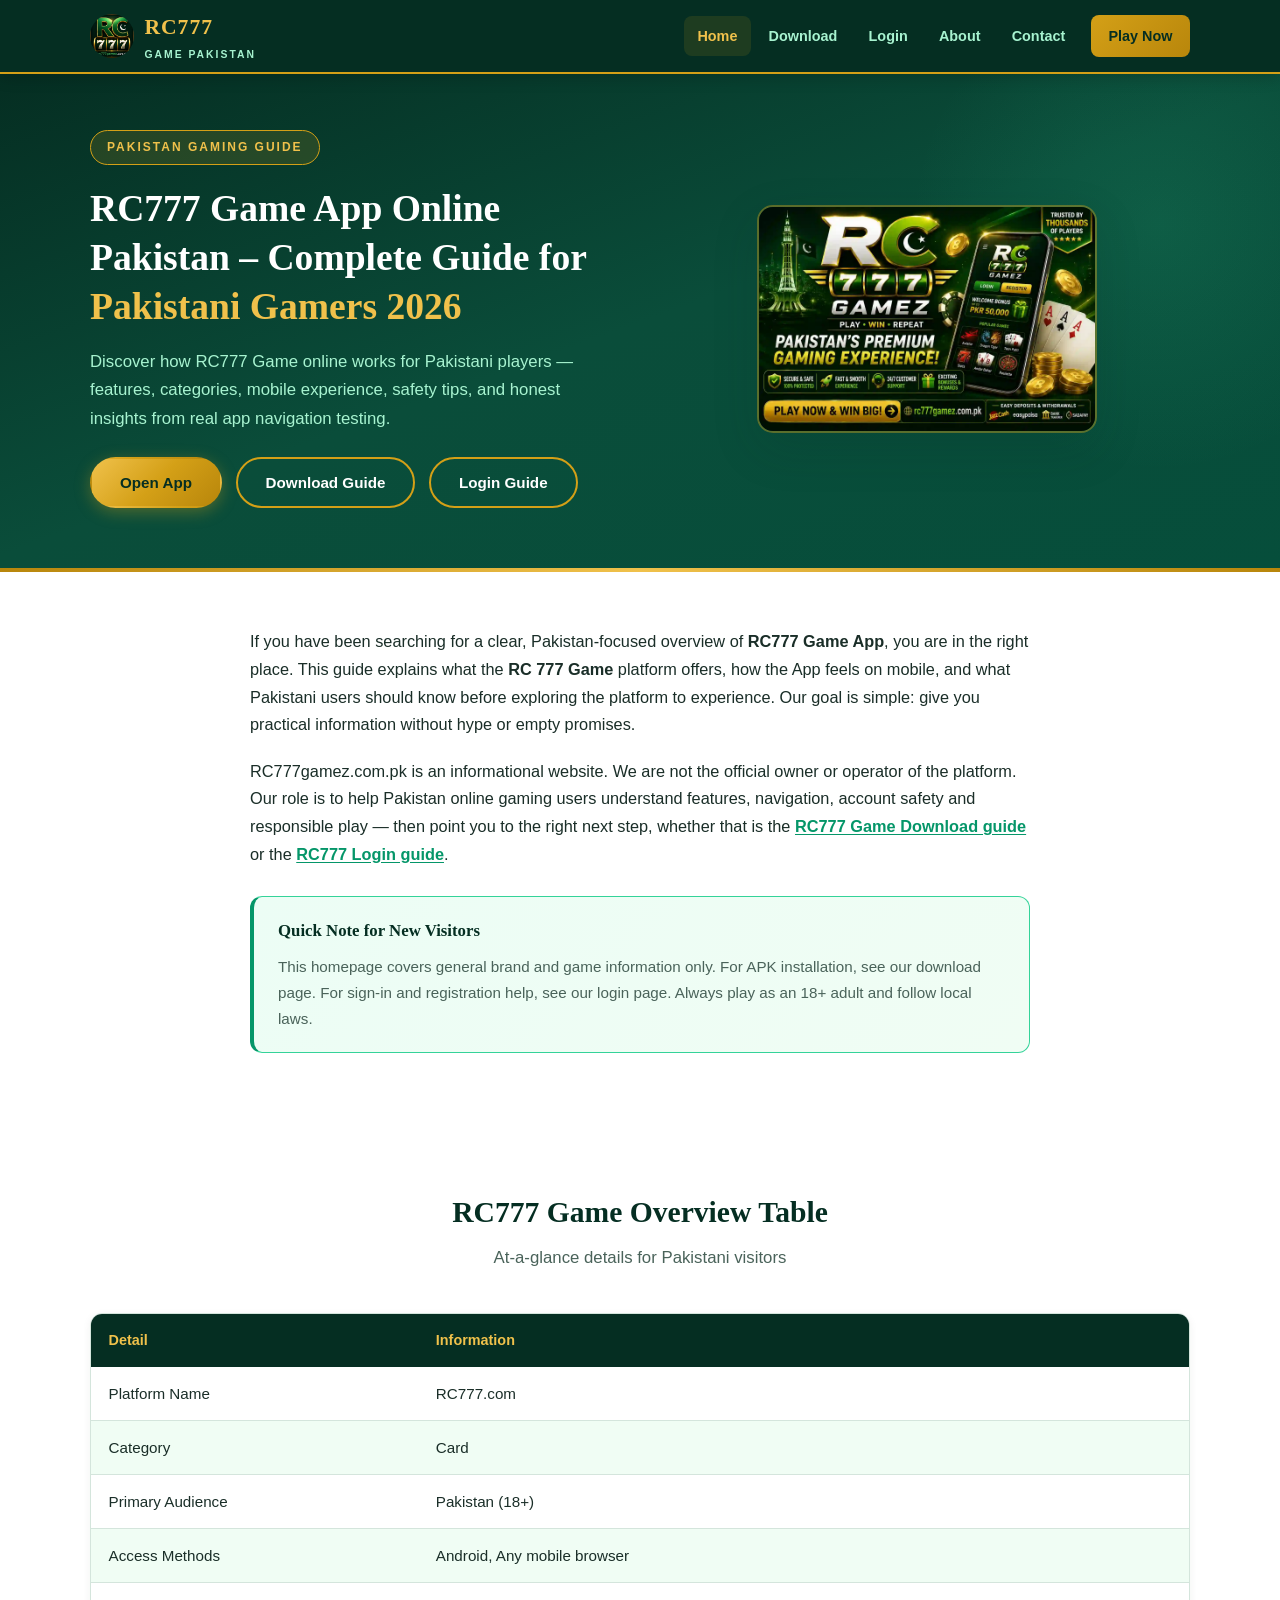
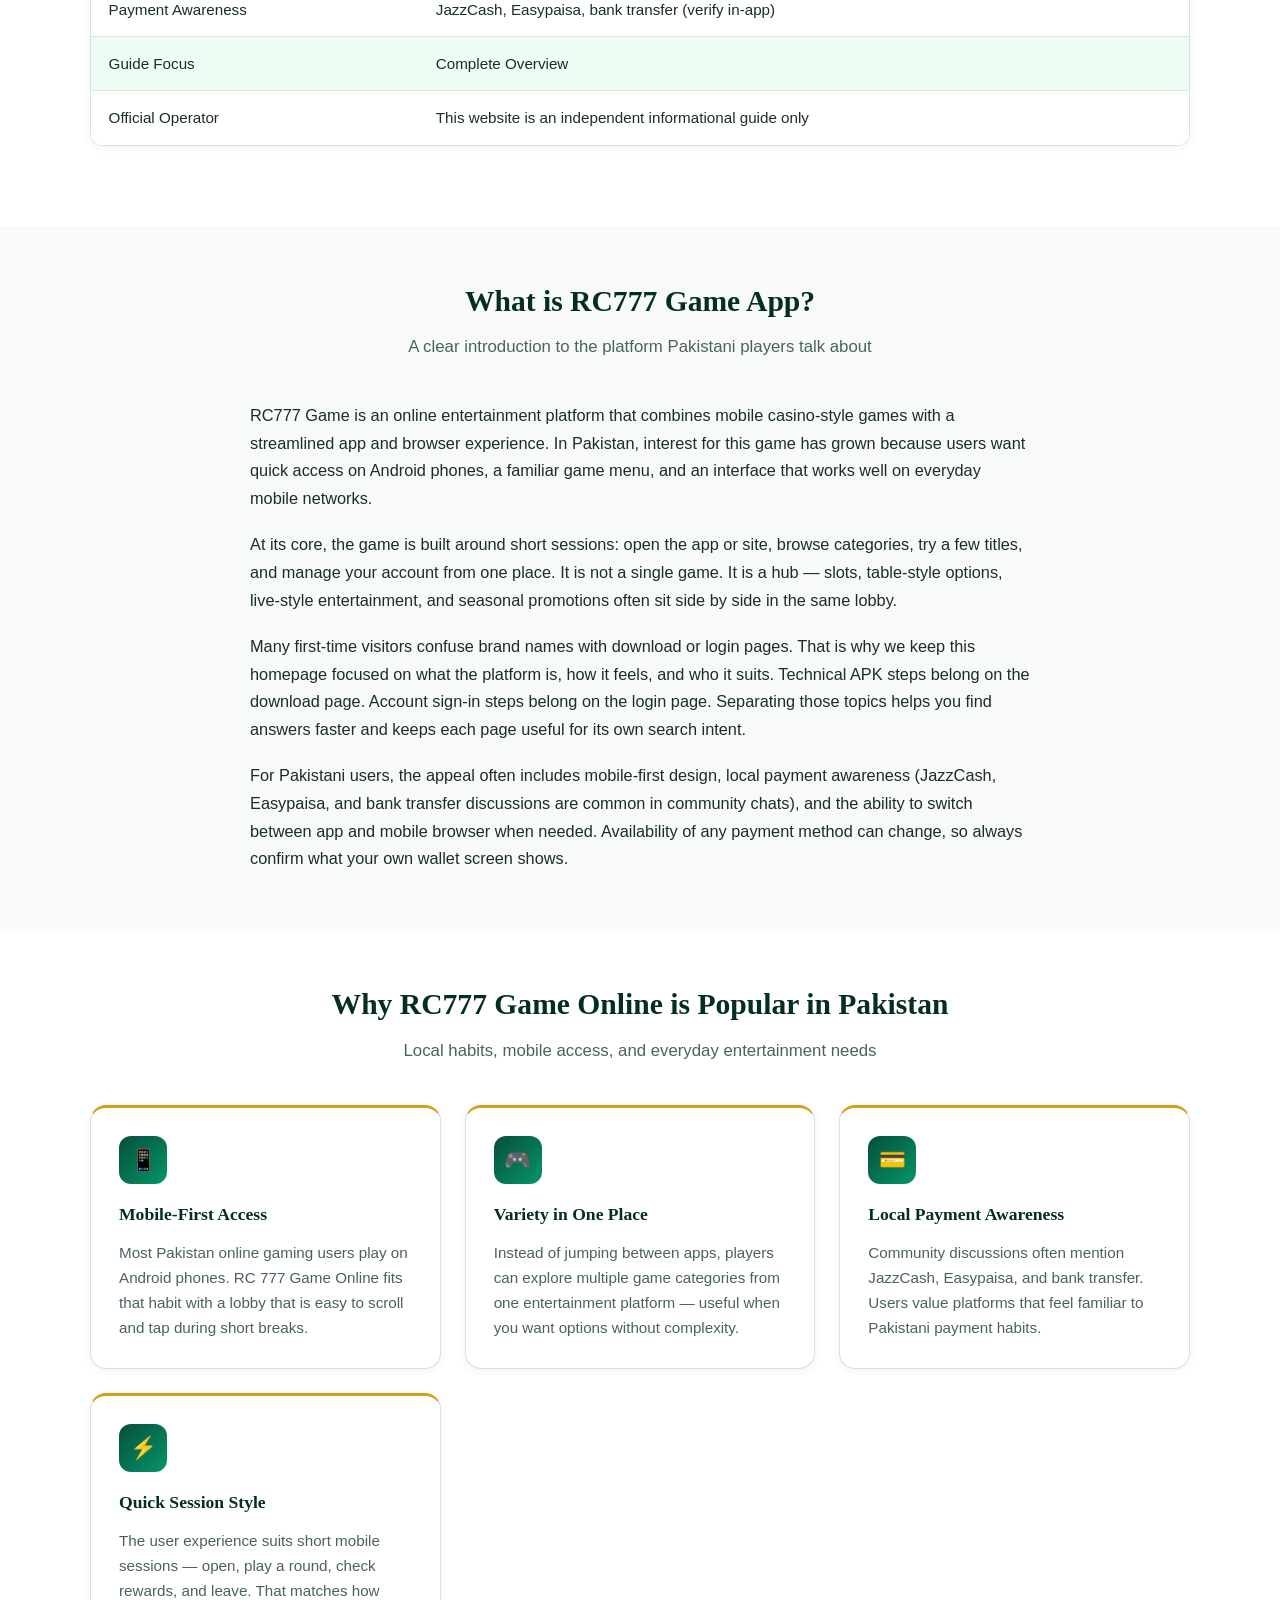
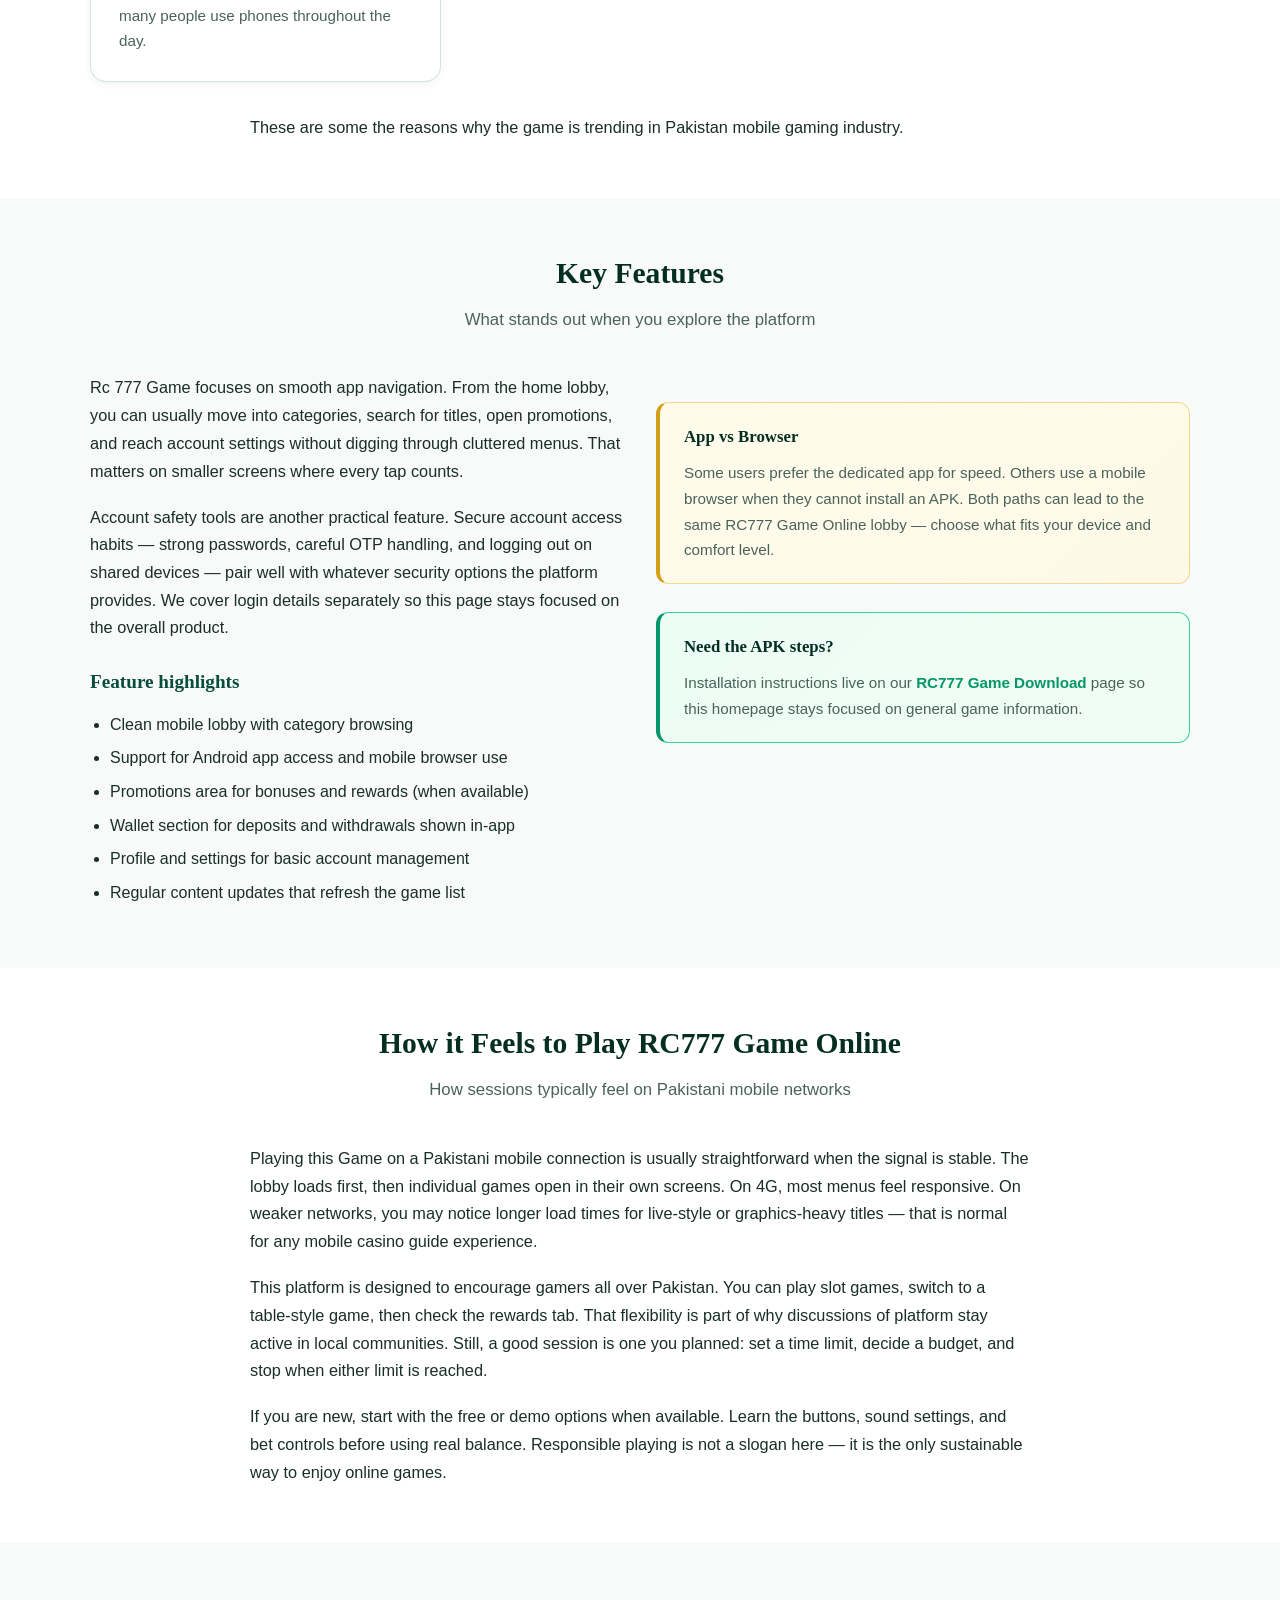
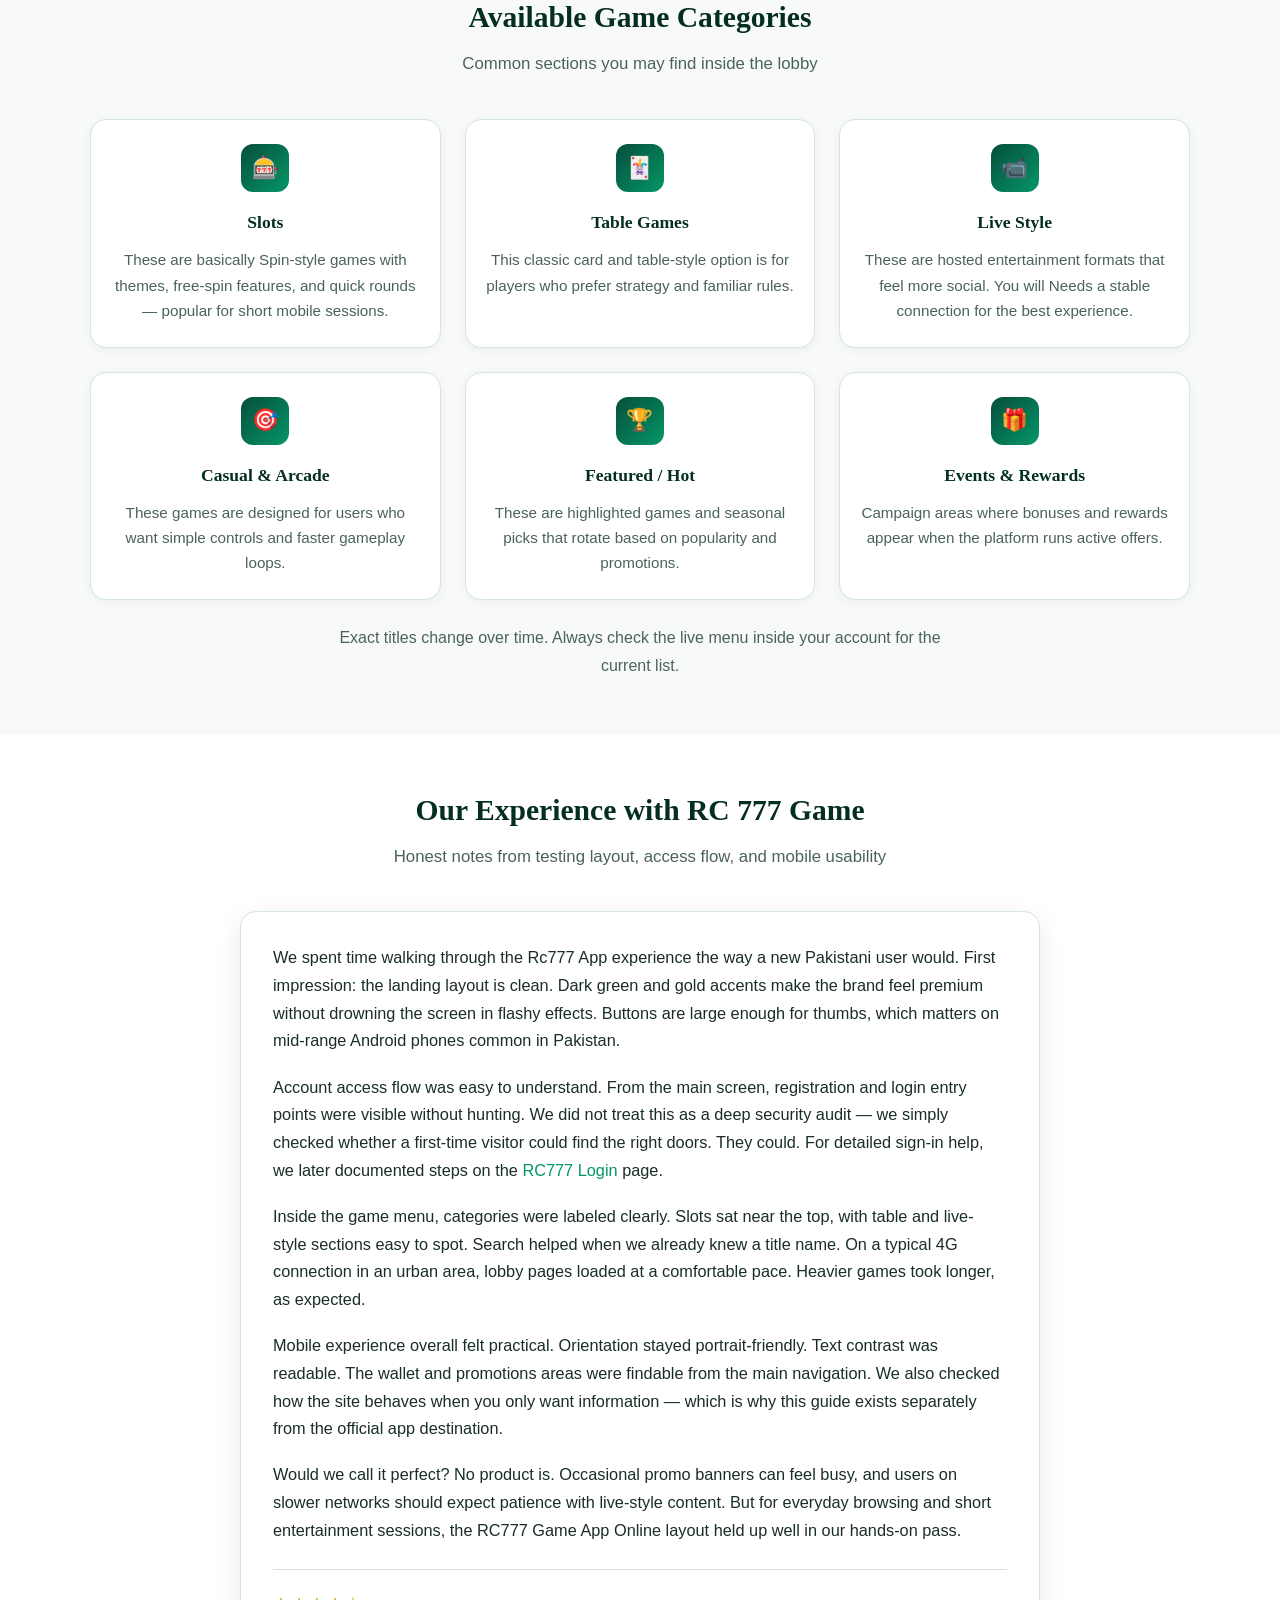
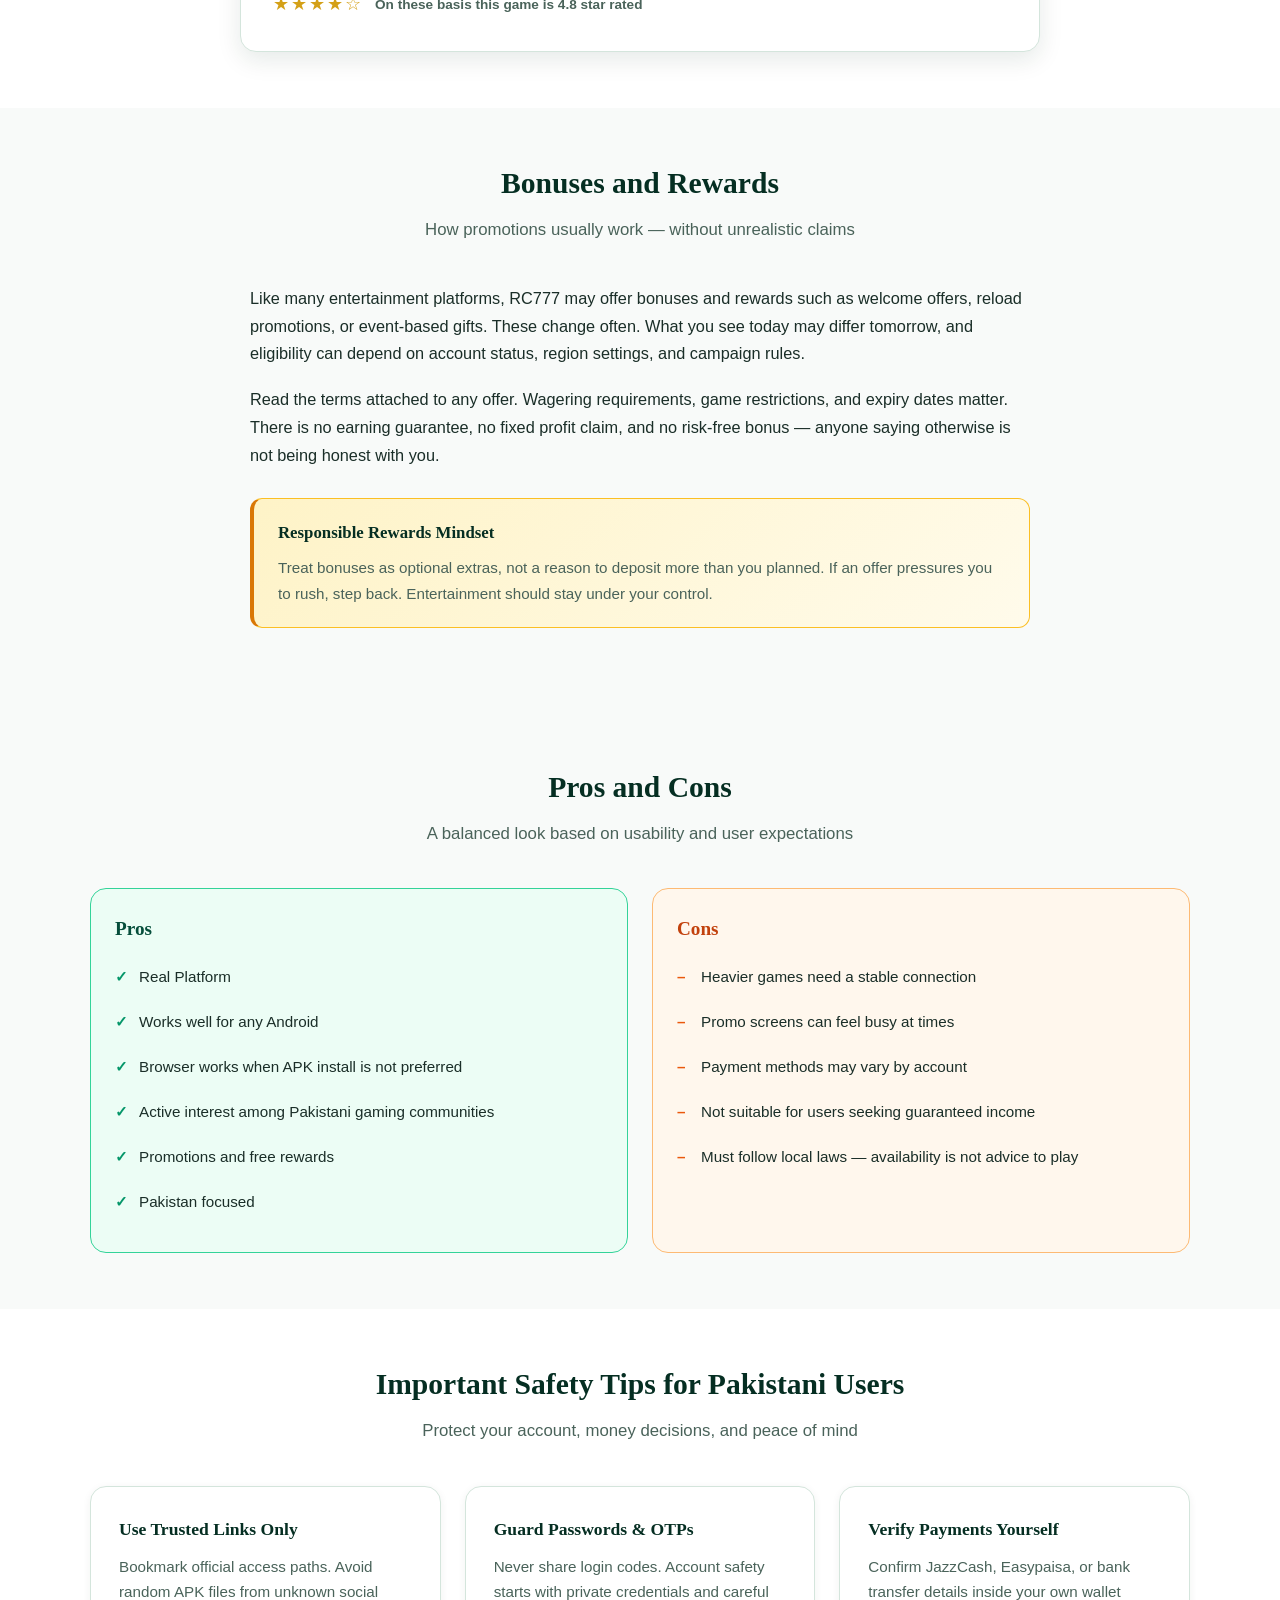
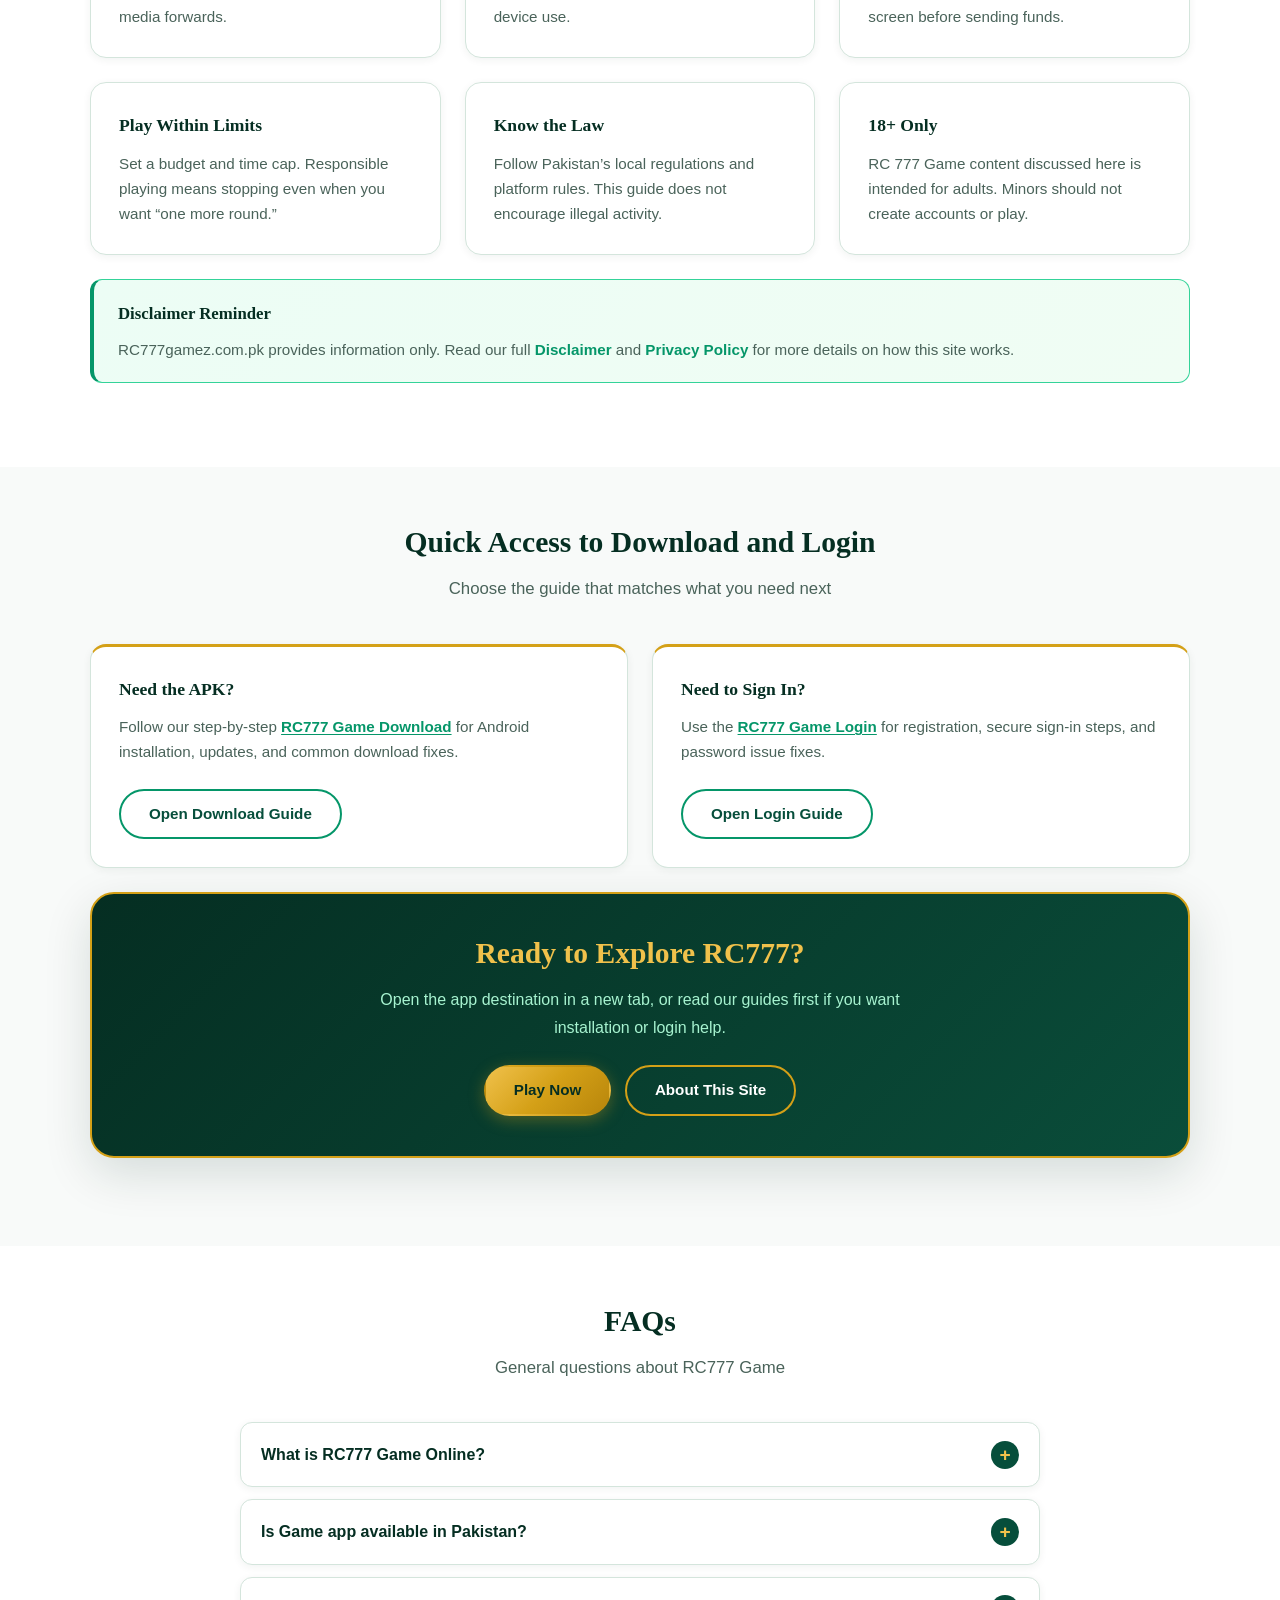
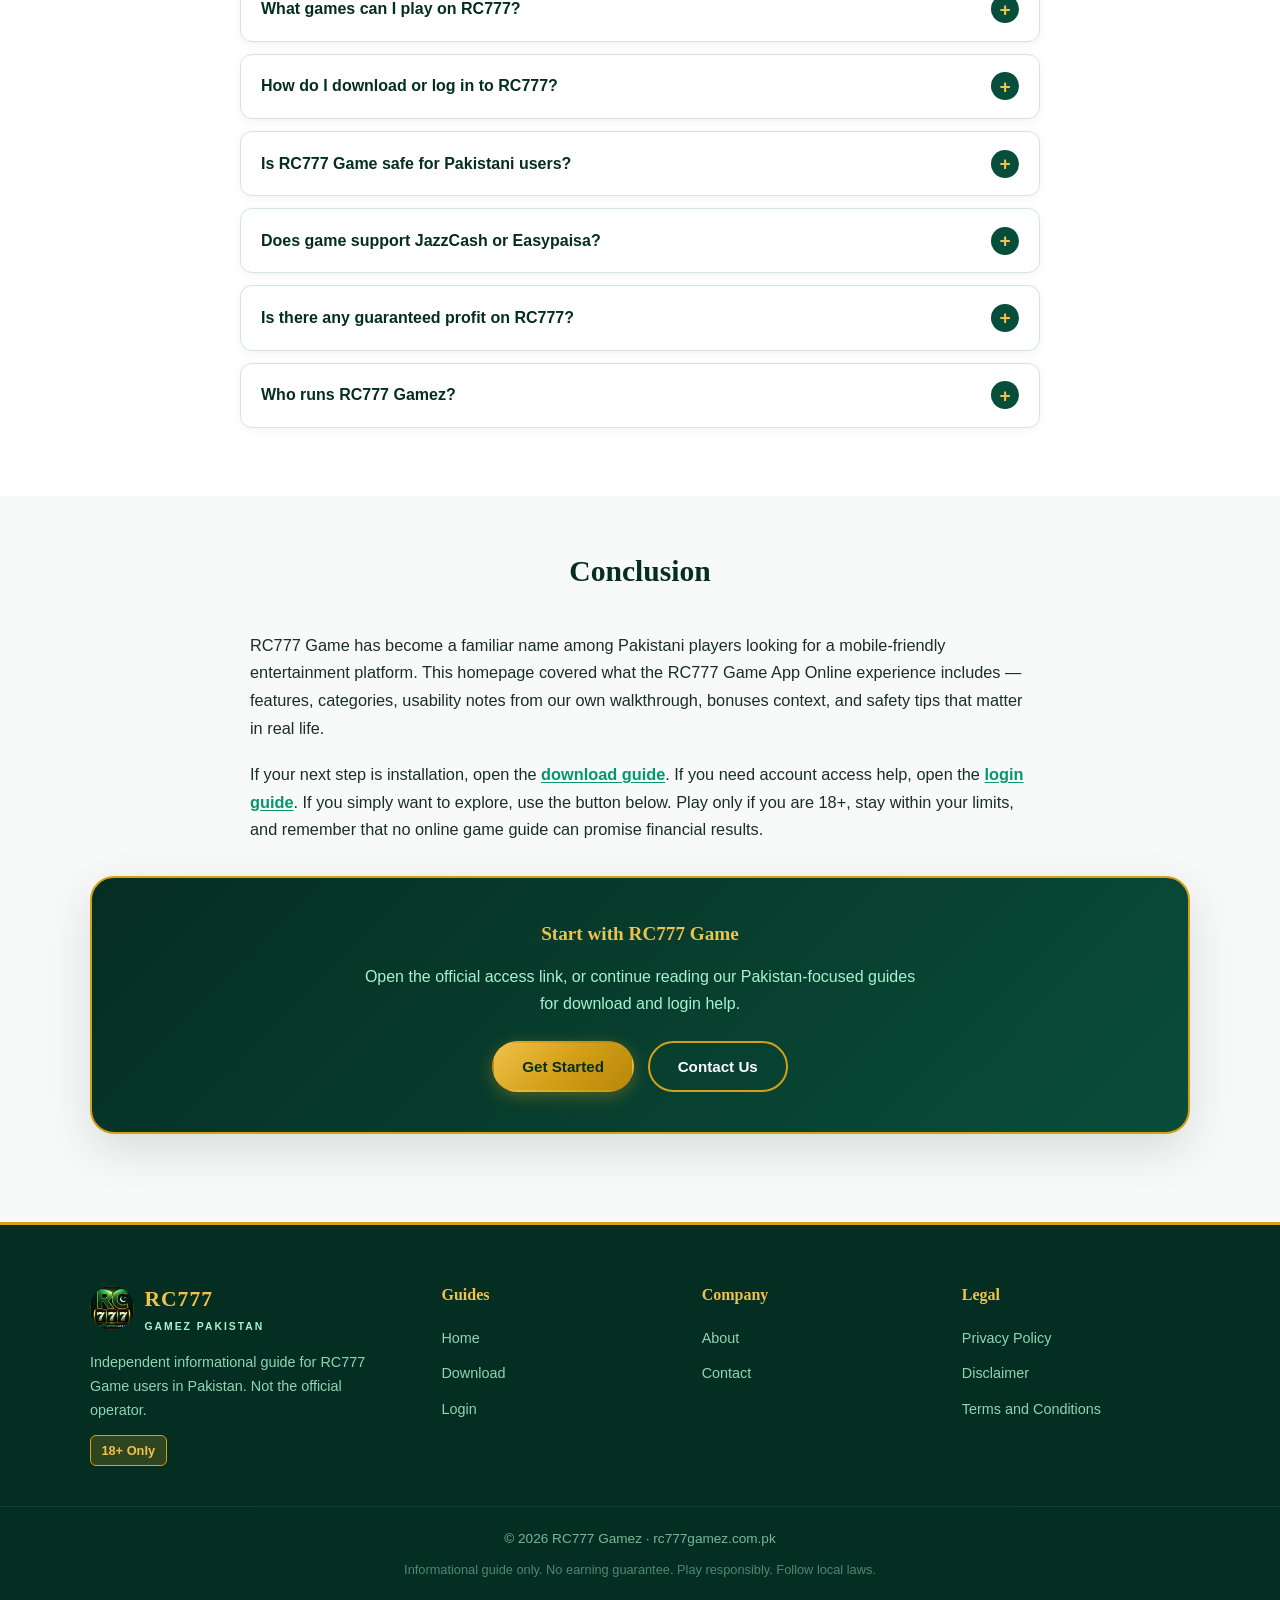
<file: index.html>
<!DOCTYPE html>
<html lang="en">
<head>
  <meta charset="UTF-8">
  <meta name="viewport" content="width=device-width, initial-scale=1.0">
  <title>Download RC777 Game App Online in Pakistan 2026 Guide</title>
  <meta name="description" content="Read the complete RC777 Game app guide for Pakistan, including features, online access, game categories, safety tips, and user experience.">
  <link rel="canonical" href="https://rc777gamez.com.pk/">
  <meta name="robots" content="index, follow">
  <meta name="author" content="RC777 Game">
  <meta property="og:type" content="website">
  <meta property="og:title" content="Download RC777 Game App Pakistan | Latest Game in 2026">
  <meta property="og:description" content="Read the complete RC777 Game App guide for Pakistan, including app features, online access, game categories, safety tips, and user experience.">
  <meta property="og:url" content="https://rc777gamez.com.pk/">
  <meta property="og:site_name" content="RC777 Game">
  <meta property="og:image" content="https://rc777gamez.com.pk/assets/Rc777.webp">
  <meta property="og:locale" content="en_PK">
  <meta name="twitter:card" content="summary_large_image">
  <meta name="twitter:title" content="RC777 Game Pakistan | RC777 Game App Online Guide">
  <meta name="twitter:description" content="Read the complete RC777 Game guide for Pakistan, including app features, online access, game categories, safety tips, and user experience.">
  <meta name="twitter:image" content="https://rc777gamez.com.pk/assets/Rc777.webp">
<link rel="icon" type="image/png" sizes="32x32" href="assets/favicon.png">
<link rel="apple-touch-icon" href="assets/favicon.png">
<link rel="shortcut icon" href="assets/favicon.png">
  <link rel="stylesheet" href="style.css">
  <script type="application/ld+json">
  {
    "@context": "https://schema.org",
    "@graph": [
      {
        "@type": "WebSite",
        "@id": "https://rc777gamez.com.pk/#website",
        "url": "https://rc777gamez.com.pk/",
        "name": "RC777 Game",
        "description": "Premium Pakistani guide for RC777 Game App Online",
        "inLanguage": "en-PK",
        "publisher": {
          "@type": "Organization",
          "name": "RC777 Game",
          "url": "https://rc777gamez.com.pk/",
          "logo": {
            "@type": "ImageObject",
            "url": "https://rc777gamez.com.pk/assets/Rc777-Game-Logo.webp"
          }
        }
      },
      {
        "@type": "WebPage",
        "@id": "https://rc777gamez.com.pk/#webpage",
        "url": "https://rc777gamez.com.pk/",
        "name": "Complete RC777 Game App Guide for Pakistan 2026",
        "isPartOf": { "@id": "https://rc777gamez.com.pk/#website" },
        "description": "Read the complete RC777 Game guide for Pakistan, including app features, online access, game categories, safety tips, and user experience.",
        "inLanguage": "en-PK"
      },
      {
        "@type": "FAQPage",
        "mainEntity": [
          {
            "@type": "Question",
            "name": "What is RC777 Game?",
            "acceptedAnswer": {
              "@type": "Answer",
              "text": "RC 777 Game is an online entertainment platform popular among Pakistani users for mobile casino-style games, rewards, and easy account access through app or browser."
            }
          },
          {
            "@type": "Question",
            "name": "Is  Game available in Pakistan?",
            "acceptedAnswer": {
              "@type": "Answer",
              "text": "Yes. Many Pakistan online gaming users access RC777 Game App Online through mobile devices and browsers. Always follow local laws and platform rules before playing."
            }
          },
          {
            "@type": "Question",
            "name": "What games can I play on RC 777?",
            "acceptedAnswer": {
              "@type": "Answer",
              "text": "Platform typically offers slots, table-style games, live entertainment options, and casual game categories depending on the current app menu."
            }
          },
          {
            "@type": "Question",
            "name": "How do I download or log in to RC777?",
            "acceptedAnswer": {
              "@type": "Answer",
              "text": "For APK installation steps, visit our RC777 Game Download guide. For sign-in help, use Login guide. Both pages are linked from this site."
            }
          },
          {
            "@type": "Question",
            "name": "Is game platform safe for Pakistani users?",
            "acceptedAnswer": {
              "@type": "Answer",
              "text": "Safety depends on how you access the platform. Use trusted links, protect your password, avoid sharing OTPs, and play responsibly. This site is an informational guide only."
            }
          },
          {
            "@type": "Question",
            "name": "Does platform support JazzCash or Easypaisa?",
            "acceptedAnswer": {
              "@type": "Answer",
              "text": "Payment options can change. Many Pakistani users look for JazzCash, Easypaisa, or bank transfer support inside the wallet section. Always verify methods shown in your own account."
            }
          }
        ]
      }
    ]
  }
  </script>
</head>
<body>
  <header class="site-header">
    <div class="container header-inner">
      <a href="index.html" class="logo-link" aria-label="RC777 Game Home">
        <img src="assets/Rc777-Game-Logo.webp" alt="RC777 Game" class="logo-img" width="44" height="44">
        <div class="logo-text">RC777<span>Game Pakistan</span></div>
      </a>
      <button class="nav-toggle" type="button" aria-label="Open menu" aria-expanded="false" aria-controls="main-nav">
        <span></span><span></span><span></span>
      </button>
      <nav class="main-nav" id="main-nav" aria-label="Main navigation">
        <a href="index.html" class="active">Home</a>
        <a href="download.html">Download</a>
        <a href="login.html">Login</a>
        <a href="about.html">About</a>
        <a href="contact.html">Contact</a>
        <a href="https://www.rc777.vip/?id=665419917" class="header-cta" rel="noopener noreferrer" target="_blank">Play Now</a>
      </nav>
    </div>
  </header>

  <main>
    <!-- HERO -->
    <section class="hero">
      <div class="container hero-grid">
        <div class="hero-content">
          <span class="hero-badge">Pakistan Gaming Guide</span>
          <h1>RC777 Game App Online Pakistan – Complete Guide for <span class="gold"> Pakistani Gamers 2026</span></h1>
          <p class="hero-lead">Discover how RC777 Game online works for Pakistani players — features, categories, mobile experience, safety tips, and honest insights from real app navigation testing.</p>
          <div class="btn-group">
            <a href="https://www.rc777.vip/?id=665419917" class="btn btn-primary" rel="noopener noreferrer" target="_blank">Open App</a>
            <a href="download.html" class="btn btn-secondary">Download Guide</a>
            <a href="login.html" class="btn btn-secondary">Login Guide</a>
          </div>
        </div>
        <div class="hero-banner">
          <img src="assets/Rc777.webp" alt="RC777" title="RC777 Game App" width="750" height="500" fetchpriority="high">
        </div>
      </div>
    </section>

        <!-- INTRO -->
    <section class="section section-alt">
      <div class="container">
        <div class="prose" style="margin: 0 auto;">
          <p>If you have been searching for a clear, Pakistan-focused overview of <strong>RC777 Game App</strong>, you are in the right place. This guide explains what the <strong>RC 777 Game</strong> platform offers, how the App</strong> feels on mobile, and what Pakistani users should know before exploring the platform to experience. Our goal is simple: give you practical information without hype or empty promises.</p>
          <p>RC777gamez.com.pk is an informational website. We are not the official owner or operator of the platform. Our role is to help Pakistan online gaming users understand features, navigation, account safety and responsible play — then point you to the right next step, whether that is the <a href="download.html" class="inline-link">RC777 Game Download guide</a> or the <a href="login.html" class="inline-link">RC777 Login guide</a>.</p>
          <div class="info-box">
            <h3>Quick Note for New Visitors</h3>
            <p>This homepage covers general brand and game information only. For APK installation, see our download page. For sign-in and registration help, see our login page. Always play as an 18+ adult and follow local laws.</p>
          </div>
        </div>
      </div>
    </section>

        <!-- OVERVIEW TABLE -->
    <section class="section section-alt" id="overview">
      <div class="container">
        <div class="section-header">
          <h2>RC777 Game Overview Table</h2>
          <p>At-a-glance details for Pakistani visitors</p>
        </div>
        <div class="table-wrap">
          <table>
            <thead>
              <tr>
                <th scope="col">Detail</th>
                <th scope="col">Information</th>
              </tr>
            </thead>
            <tbody>
              <tr>
                <td>Platform Name</td>
                <td>RC777.com</td>
              </tr>
              <tr>
                <td>Category</td>
                <td>Card</td>
              </tr>
              <tr>
                <td>Primary Audience</td>
                <td>Pakistan (18+)</td>
              </tr>
              <tr>
                <td>Access Methods</td>
                <td>Android, Any mobile browser</td>
              </tr>
              <tr>
                <td>Payment Awareness</td>
                <td>JazzCash, Easypaisa, bank transfer (verify in-app)</td>
              </tr>
              <tr>
                <td>Guide Focus</td>
                <td>Complete Overview</td>
              </tr>
              <tr>
                <td>Official Operator</td>
                <td>This website is an independent informational guide only</td>
              </tr>
            </tbody>
          </table>
        </div>
      </div>
    </section>

    <!-- WHAT IS RC777 Game App -->
    <section class="section" id="what-is-rc777-game-app">
      <div class="container">
        <div class="section-header">
          <h2>What is RC777 Game App?</h2>
          <p>A clear introduction to the platform Pakistani players talk about</p>
        </div>
        <div class="prose" style="margin: 0 auto;">
          <p>RC777 Game is an online entertainment platform that combines mobile casino-style games with a streamlined app and browser experience. In Pakistan, interest for this game has grown because users want quick access on Android phones, a familiar game menu, and an interface that works well on everyday mobile networks.</p>
          <p>At its core, the game is built around short sessions: open the app or site, browse categories, try a few titles, and manage your account from one place. It is not a single game. It is a hub — slots, table-style options, live-style entertainment, and seasonal promotions often sit side by side in the same lobby.</p>
          <p>Many first-time visitors confuse brand names with download or login pages. That is why we keep this homepage focused on what the platform is, how it feels, and who it suits. Technical APK steps belong on the download page. Account sign-in steps belong on the login page. Separating those topics helps you find answers faster and keeps each page useful for its own search intent.</p>
          <p>For Pakistani users, the appeal often includes mobile-first design, local payment awareness (JazzCash, Easypaisa, and bank transfer discussions are common in community chats), and the ability to switch between app and mobile browser when needed. Availability of any payment method can change, so always confirm what your own wallet screen shows.</p>
        </div>
      </div>
    </section>

    <!-- WHY POPULAR -->
    <section class="section section-alt" id="why-popular">
      <div class="container">
        <div class="section-header">
          <h2>Why RC777 Game Online is Popular in Pakistan</h2>
          <p>Local habits, mobile access, and everyday entertainment needs</p>
        </div>
        <div class="cards">
          <article class="card feature-card">
            <div class="card-icon" aria-hidden="true">📱</div>
            <h3>Mobile-First Access</h3>
            <p>Most Pakistan online gaming users play on Android phones. RC 777 Game Online fits that habit with a lobby that is easy to scroll and tap during short breaks.</p>
          </article>
          <article class="card feature-card">
            <div class="card-icon" aria-hidden="true">🎮</div>
            <h3>Variety in One Place</h3>
            <p>Instead of jumping between apps, players can explore multiple game categories from one entertainment platform — useful when you want options without complexity.</p>
          </article>
          <article class="card feature-card">
            <div class="card-icon" aria-hidden="true">💳</div>
            <h3>Local Payment Awareness</h3>
            <p>Community discussions often mention JazzCash, Easypaisa, and bank transfer. Users value platforms that feel familiar to Pakistani payment habits.</p>
          </article>
          <article class="card feature-card">
            <div class="card-icon" aria-hidden="true">⚡</div>
            <h3>Quick Session Style</h3>
            <p>The user experience suits short mobile sessions — open, play a round, check rewards, and leave. That matches how many people use phones throughout the day.</p>
          </article>
        </div>
        <div class="prose" style="margin: 2rem auto 0;">
          <p>These are some the reasons why the game is trending in Pakistan mobile gaming industry.</p>
        </div>
      </div>
    </section>

    <!-- KEY FEATURES -->
    <section class="section" id="features">
      <div class="container">
        <div class="section-header">
          <h2>Key Features</h2>
          <p>What stands out when you explore the platform</p>
        </div>
        <div class="two-col">
          <div class="prose">
            <p>Rc 777 Game focuses on smooth app navigation. From the home lobby, you can usually move into categories, search for titles, open promotions, and reach account settings without digging through cluttered menus. That matters on smaller screens where every tap counts.</p>
            <p>Account safety tools are another practical feature. Secure account access habits — strong passwords, careful OTP handling, and logging out on shared devices — pair well with whatever security options the platform provides. We cover login details separately so this page stays focused on the overall product.</p>
            <h3>Feature highlights</h3>
            <ul>
              <li>Clean mobile lobby with category browsing</li>
              <li>Support for Android app access and mobile browser use</li>
              <li>Promotions area for bonuses and rewards (when available)</li>
              <li>Wallet section for deposits and withdrawals shown in-app</li>
              <li>Profile and settings for basic account management</li>
              <li>Regular content updates that refresh the game list</li>
            </ul>
          </div>
          <div>
            <div class="info-box gold">
              <h3>App vs Browser</h3>
              <p>Some users prefer the dedicated app for speed. Others use a mobile browser when they cannot install an APK. Both paths can lead to the same RC777 Game Online lobby — choose what fits your device and comfort level.</p>
            </div>
            <div class="info-box">
              <h3>Need the APK steps?</h3>
              <p>Installation instructions live on our <a href="download.html">RC777 Game Download</a> page so this homepage stays focused on general game information.</p>
            </div>
          </div>
        </div>
      </div>
    </section>

    <!-- ONLINE EXPERIENCE -->
    <section class="section section-alt" id="online-experience">
      <div class="container">
        <div class="section-header">
          <h2>How it Feels to Play RC777 Game Online</h2>
          <p>How sessions typically feel on Pakistani mobile networks</p>
        </div>
        <div class="prose" style="margin: 0 auto;">
          <p>Playing this Game on a Pakistani mobile connection is usually straightforward when the signal is stable. The lobby loads first, then individual games open in their own screens. On 4G, most menus feel responsive. On weaker networks, you may notice longer load times for live-style or graphics-heavy titles — that is normal for any mobile casino guide experience.</p>
          <p>This platform is designed to encourage gamers all over Pakistan.  You can play slot games, switch to a table-style game, then check the rewards tab. That flexibility is part of why discussions of platform stay active in local communities. Still, a good session is one you planned: set a time limit, decide a budget, and stop when either limit is reached.</p>
          <p>If you are new, start with the free or demo options when available. Learn the buttons, sound settings, and bet controls before using real balance. Responsible playing is not a slogan here — it is the only sustainable way to enjoy online games.</p>
        </div>
      </div>
    </section>

    <!-- GAME CATEGORIES -->
    <section class="section" id="categories">
      <div class="container">
        <div class="section-header">
          <h2>Available Game Categories</h2>
          <p>Common sections you may find inside the lobby</p>
        </div>
        <div class="cards">
          <article class="card category-card">
            <div class="card-icon" aria-hidden="true">🎰</div>
            <h3>Slots</h3>
            <p>These are basically Spin-style games with themes, free-spin features, and quick rounds — popular for short mobile sessions.</p>
          </article>
          <article class="card category-card">
            <div class="card-icon" aria-hidden="true">🃏</div>
            <h3>Table Games</h3>
            <p>This classic card and table-style option is for players who prefer strategy and familiar rules.</p>
          </article>
          <article class="card category-card">
            <div class="card-icon" aria-hidden="true">📹</div>
            <h3>Live Style</h3>
            <p>These are hosted entertainment formats that feel more social. You will Needs a stable connection for the best experience.</p>
          </article>
          <article class="card category-card">
            <div class="card-icon" aria-hidden="true">🎯</div>
            <h3>Casual &amp; Arcade</h3>
            <p>These games are designed for users who want simple controls and faster gameplay loops.</p>
          </article>
          <article class="card category-card">
            <div class="card-icon" aria-hidden="true">🏆</div>
            <h3>Featured / Hot</h3>
            <p>These are highlighted games and seasonal picks that rotate based on popularity and promotions.</p>
          </article>
          <article class="card category-card">
            <div class="card-icon" aria-hidden="true">🎁</div>
            <h3>Events &amp; Rewards</h3>
            <p>Campaign areas where bonuses and rewards appear when the platform runs active offers.</p>
          </article>
        </div>
        <p class="text-center mt-3" style="color: var(--text-muted); max-width: 640px; margin-left: auto; margin-right: auto;">Exact titles change over time. Always check the live menu inside your account for the current list.</p>
      </div>
    </section>

    <!-- OUR EXPERIENCE -->
    <section class="section section-alt" id="our-experience">
      <div class="container">
        <div class="section-header">
          <h2>Our Experience with RC 777 Game</h2>
          <p>Honest notes from testing layout, access flow, and mobile usability</p>
        </div>
        <div class="review-box prose" style="max-width: 800px; margin: 0 auto;">
          <p>We spent time walking through the Rc777 App experience the way a new Pakistani user would. First impression: the landing layout is clean. Dark green and gold accents make the brand feel premium without drowning the screen in flashy effects. Buttons are large enough for thumbs, which matters on mid-range Android phones common in Pakistan.</p>
          <p>Account access flow was easy to understand. From the main screen, registration and login entry points were visible without hunting. We did not treat this as a deep security audit — we simply checked whether a first-time visitor could find the right doors. They could. For detailed sign-in help, we later documented steps on the <a href="login.html">RC777 Login</a> page.</p>
          <p>Inside the game menu, categories were labeled clearly. Slots sat near the top, with table and live-style sections easy to spot. Search helped when we already knew a title name. On a typical 4G connection in an urban area, lobby pages loaded at a comfortable pace. Heavier games took longer, as expected.</p>
          <p>Mobile experience overall felt practical. Orientation stayed portrait-friendly. Text contrast was readable. The wallet and promotions areas were findable from the main navigation. We also checked how the site behaves when you only want information — which is why this guide exists separately from the official app destination.</p>
          <p>Would we call it perfect? No product is. Occasional promo banners can feel busy, and users on slower networks should expect patience with live-style content. But for everyday browsing and short entertainment sessions, the RC777 Game App Online layout held up well in our hands-on pass.</p>
          <div class="review-meta">
            <span class="review-stars" aria-label="4.5 out of 5">★★★★☆</span>
            <span class="review-label">On these basis this game is 4.8 star rated</span>
          </div>
        </div>
      </div>
    </section>

    <!-- BONUSES -->
    <section class="section" id="bonuses">
      <div class="container">
        <div class="section-header">
          <h2>Bonuses and Rewards</h2>
          <p>How promotions usually work — without unrealistic claims</p>
        </div>
        <div class="prose" style="margin: 0 auto;">
          <p>Like many entertainment platforms, RC777 may offer bonuses and rewards such as welcome offers, reload promotions, or event-based gifts. These change often. What you see today may differ tomorrow, and eligibility can depend on account status, region settings, and campaign rules.</p>
          <p>Read the terms attached to any offer. Wagering requirements, game restrictions, and expiry dates matter. There is no earning guarantee, no fixed profit claim, and no risk-free bonus — anyone saying otherwise is not being honest with you.</p>
          <div class="info-box warning">
            <h3>Responsible Rewards Mindset</h3>
            <p>Treat bonuses as optional extras, not a reason to deposit more than you planned. If an offer pressures you to rush, step back. Entertainment should stay under your control.</p>
          </div>
        </div>
      </div>
    </section>

    <!-- PROS CONS -->
    <section class="section" id="pros-cons">
      <div class="container">
        <div class="section-header">
          <h2>Pros and Cons</h2>
          <p>A balanced look based on usability and user expectations</p>
        </div>
        <div class="pros-cons">
          <div class="pros-box">
            <h3>Pros</h3>
            <ul>
              <li>Real Platform</li>
              <li>Works well for any Android</li>
              <li>Browser works when APK install is not preferred</li>
              <li>Active interest among Pakistani gaming communities</li>
              <li>Promotions and free rewards</li>
              <li>Pakistan focused</li>
            </ul>
          </div>
          <div class="cons-box">
            <h3>Cons</h3>
            <ul>
              <li>Heavier games need a stable connection</li>
              <li>Promo screens can feel busy at times</li>
              <li>Payment methods may vary by account</li>
              <li>Not suitable for users seeking guaranteed income</li>
              <li>Must follow local laws — availability is not advice to play</li>
            </ul>
          </div>
        </div>
      </div>
    </section>

    <!-- SAFETY TIPS -->
    <section class="section section-alt" id="safety">
      <div class="container">
        <div class="section-header">
          <h2>Important Safety Tips for Pakistani Users</h2>
          <p>Protect your account, money decisions, and peace of mind</p>
        </div>
        <div class="cards">
          <article class="card">
            <h3>Use Trusted Links Only</h3>
            <p>Bookmark official access paths. Avoid random APK files from unknown social media forwards.</p>
          </article>
          <article class="card">
            <h3>Guard Passwords &amp; OTPs</h3>
            <p>Never share login codes. Account safety starts with private credentials and careful device use.</p>
          </article>
          <article class="card">
            <h3>Verify Payments Yourself</h3>
            <p>Confirm JazzCash, Easypaisa, or bank transfer details inside your own wallet screen before sending funds.</p>
          </article>
          <article class="card">
            <h3>Play Within Limits</h3>
            <p>Set a budget and time cap. Responsible playing means stopping even when you want “one more round.”</p>
          </article>
          <article class="card">
            <h3>Know the Law</h3>
            <p>Follow Pakistan’s local regulations and platform rules. This guide does not encourage illegal activity.</p>
          </article>
          <article class="card">
            <h3>18+ Only</h3>
            <p>RC 777 Game content discussed here is intended for adults. Minors should not create accounts or play.</p>
          </article>
        </div>
        <div class="info-box mt-3">
          <h3>Disclaimer Reminder</h3>
          <p>RC777gamez.com.pk provides information only. Read our full <a href="disclaimer.html">Disclaimer</a> and <a href="privacy-policy.html">Privacy Policy</a> for more details on how this site works.</p>
        </div>
      </div>
    </section>

    <!-- QUICK ACCESS -->
    <section class="section" id="quick-access">
      <div class="container">
        <div class="section-header">
          <h2>Quick Access to Download and Login</h2>
          <p>Choose the guide that matches what you need next</p>
        </div>
        <div class="cards">
          <article class="card feature-card">
            <h3>Need the APK?</h3>
            <p>Follow our step-by-step <a href="download.html" class="inline-link">RC777 Game Download</a> for Android installation, updates, and common download fixes.</p>
            <div class="btn-group">
              <a href="download.html" class="btn btn-outline">Open Download Guide</a>
            </div>
          </article>
          <article class="card feature-card">
            <h3>Need to Sign In?</h3>
            <p>Use the <a href="login.html" class="inline-link">RC777 Game Login</a> for registration, secure sign-in steps, and password issue fixes.</p>
            <div class="btn-group">
              <a href="login.html" class="btn btn-outline">Open Login Guide</a>
            </div>
          </article>
        </div>
        <div class="cta-box mt-3">
          <h2>Ready to Explore RC777?</h2>
          <p>Open the app destination in a new tab, or read our guides first if you want installation or login help.</p>
          <div class="btn-group">
            <a href="https://www.rc777.vip/?id=665419917" class="btn btn-primary" rel="noopener noreferrer" target="_blank">Play Now</a>
            <a href="about.html" class="btn btn-secondary">About This Site</a>
          </div>
        </div>
      </div>
    </section>

    <!-- FAQs -->
    <section class="section section-alt" id="faqs">
      <div class="container">
        <div class="section-header">
          <h2>FAQs</h2>
          <p>General questions about RC777 Game</p>
        </div>
        <div class="faq-list" style="max-width: 800px; margin: 0 auto;">
          <div class="faq-item">
            <button class="faq-question" type="button" aria-expanded="false">What is RC777 Game Online?</button>
            <div class="faq-answer">RC 777 Game is an online entertainment platform popular among Pakistani users for mobile casino-style games, rewards, and easy account access through app or browser.</div>
          </div>
          <div class="faq-item">
            <button class="faq-question" type="button" aria-expanded="false">Is Game app available in Pakistan?</button>
            <div class="faq-answer">Yes. Many Pakistan online gaming users access RC777 Game App Online through mobile devices and browsers. Always follow local laws and platform rules before playing.</div>
          </div>
          <div class="faq-item">
            <button class="faq-question" type="button" aria-expanded="false">What games can I play on RC777?</button>
            <div class="faq-answer">It offers slots, table-style games, live entertainment options, and casual game categories depending on the current app menu.</div>
          </div>
          <div class="faq-item">
            <button class="faq-question" type="button" aria-expanded="false">How do I download or log in to RC777?</button>
            <div class="faq-answer">For APK installation steps, visit Download guide. For sign-in help, use our RC777 Login guide. Both pages are linked from this site.</div>
          </div>
          <div class="faq-item">
            <button class="faq-question" type="button" aria-expanded="false">Is RC777 Game safe for Pakistani users?</button>
            <div class="faq-answer">Safety depends on how you access the platform. Use trusted links, protect your password, avoid sharing OTPs, and play responsibly. This site is an informational guide only.</div>
          </div>
          <div class="faq-item">
            <button class="faq-question" type="button" aria-expanded="false">Does game support JazzCash or Easypaisa?</button>
            <div class="faq-answer">Payment options can change. Many Pakistani users look for JazzCash, Easypaisa, or bank transfer support inside the wallet section. Always verify methods shown in your own account.</div>
          </div>
          <div class="faq-item">
            <button class="faq-question" type="button" aria-expanded="false">Is there any guaranteed profit on RC777?</button>
            <div class="faq-answer">No. There is no earning guarantee and no fixed profit claim. Treat RC777 as entertainment and only use money you can afford to lose.</div>
          </div>
          <div class="faq-item">
            <button class="faq-question" type="button" aria-expanded="false">Who runs RC777 Gamez?</button>
            <div class="faq-answer">RC777Gamez.com.pk is an independent informational guide. We are not the official owner or operator of RC777. Learn more on our About page.</div>
          </div>
        </div>
      </div>
    </section>

    <!-- CONCLUSION -->
    <section class="section" id="conclusion">
      <div class="container">
        <div class="section-header">
          <h2>Conclusion</h2>
        </div>
        <div class="prose" style="margin: 0 auto;">
          <p>RC777 Game has become a familiar name among Pakistani players looking for a mobile-friendly entertainment platform. This homepage covered what the RC777 Game App Online experience includes — features, categories, usability notes from our own walkthrough, bonuses context, and safety tips that matter in real life.</p>
          <p>If your next step is installation, open the <a href="download.html" class="inline-link">download guide</a>. If you need account access help, open the <a href="login.html" class="inline-link">login guide</a>. If you simply want to explore, use the button below. Play only if you are 18+, stay within your limits, and remember that no online game guide can promise financial results.</p>
        </div>
        <div class="cta-box">
          <h3>Start with RC777 Game</h3>
          <p>Open the official access link, or continue reading our Pakistan-focused guides for download and login help.</p>
          <div class="btn-group">
            <a href="https://www.rc777.vip/?id=665419917" class="btn btn-primary" rel="noopener noreferrer" target="_blank">Get Started</a>
            <a href="contact.html" class="btn btn-secondary">Contact Us</a>
          </div>
        </div>
      </div>
    </section>
  </main>

  <footer class="site-footer">
    <div class="container footer-grid">
      <div class="footer-brand">
        <a href="index.html" class="logo-link">
          <img src="assets/Rc777-Game-Logo.webp" alt="RC777 Game" class="logo-img" width="44" height="44" loading="lazy">
          <div class="logo-text">RC777<span>Gamez Pakistan</span></div>
        </a>
        <p>Independent informational guide for RC777 Game users in Pakistan. Not the official operator.</p>
        <span class="age-badge">18+ Only</span>
      </div>
      <div class="footer-col">
        <h4>Guides</h4>
        <ul>
          <li><a href="index.html">Home</a></li>
          <li><a href="download.html">Download</a></li>
          <li><a href="login.html">Login</a></li>
        </ul>
      </div>
      <div class="footer-col">
        <h4>Company</h4>
        <ul>
          <li><a href="about.html">About</a></li>
          <li><a href="contact.html">Contact</a></li>
        </ul>
      </div>
      <div class="footer-col">
        <h4>Legal</h4>
        <ul>
          <li><a href="privacy-policy.html">Privacy Policy</a></li>
          <li><a href="disclaimer.html">Disclaimer</a></li>
          <li><a href="terms-and-conditions.html">Terms and Conditions</a></li>
        </ul>
      </div>
    </div>
    <div class="footer-bottom">
      <div class="container">
        <p>&copy; 2026 RC777 Gamez · rc777gamez.com.pk</p>
        <p class="footer-disclaimer">Informational guide only. No earning guarantee. Play responsibly. Follow local laws.</p>
      </div>
    </div>
  </footer>

  <a href="#" class="back-to-top" aria-label="Back to top">↑</a>
  <script src="script.js" defer></script>
</body>
</html>
</file>
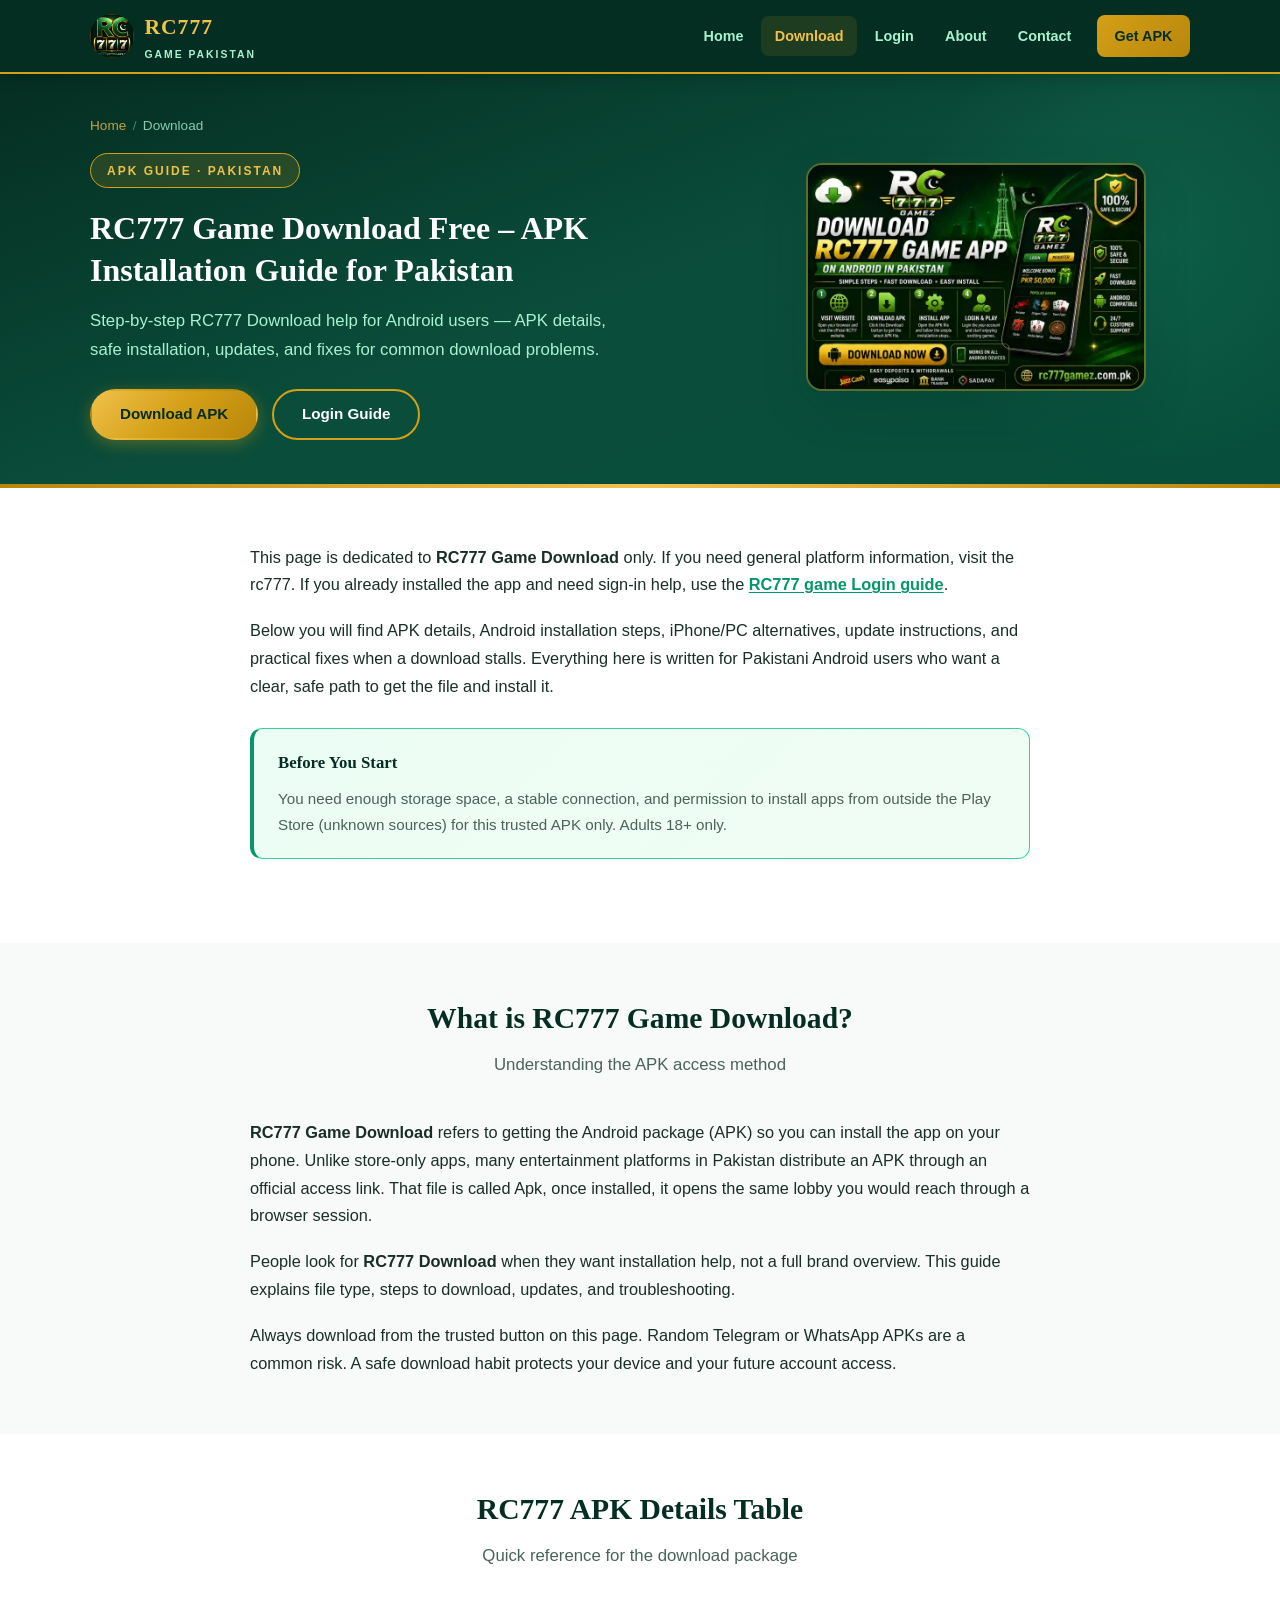
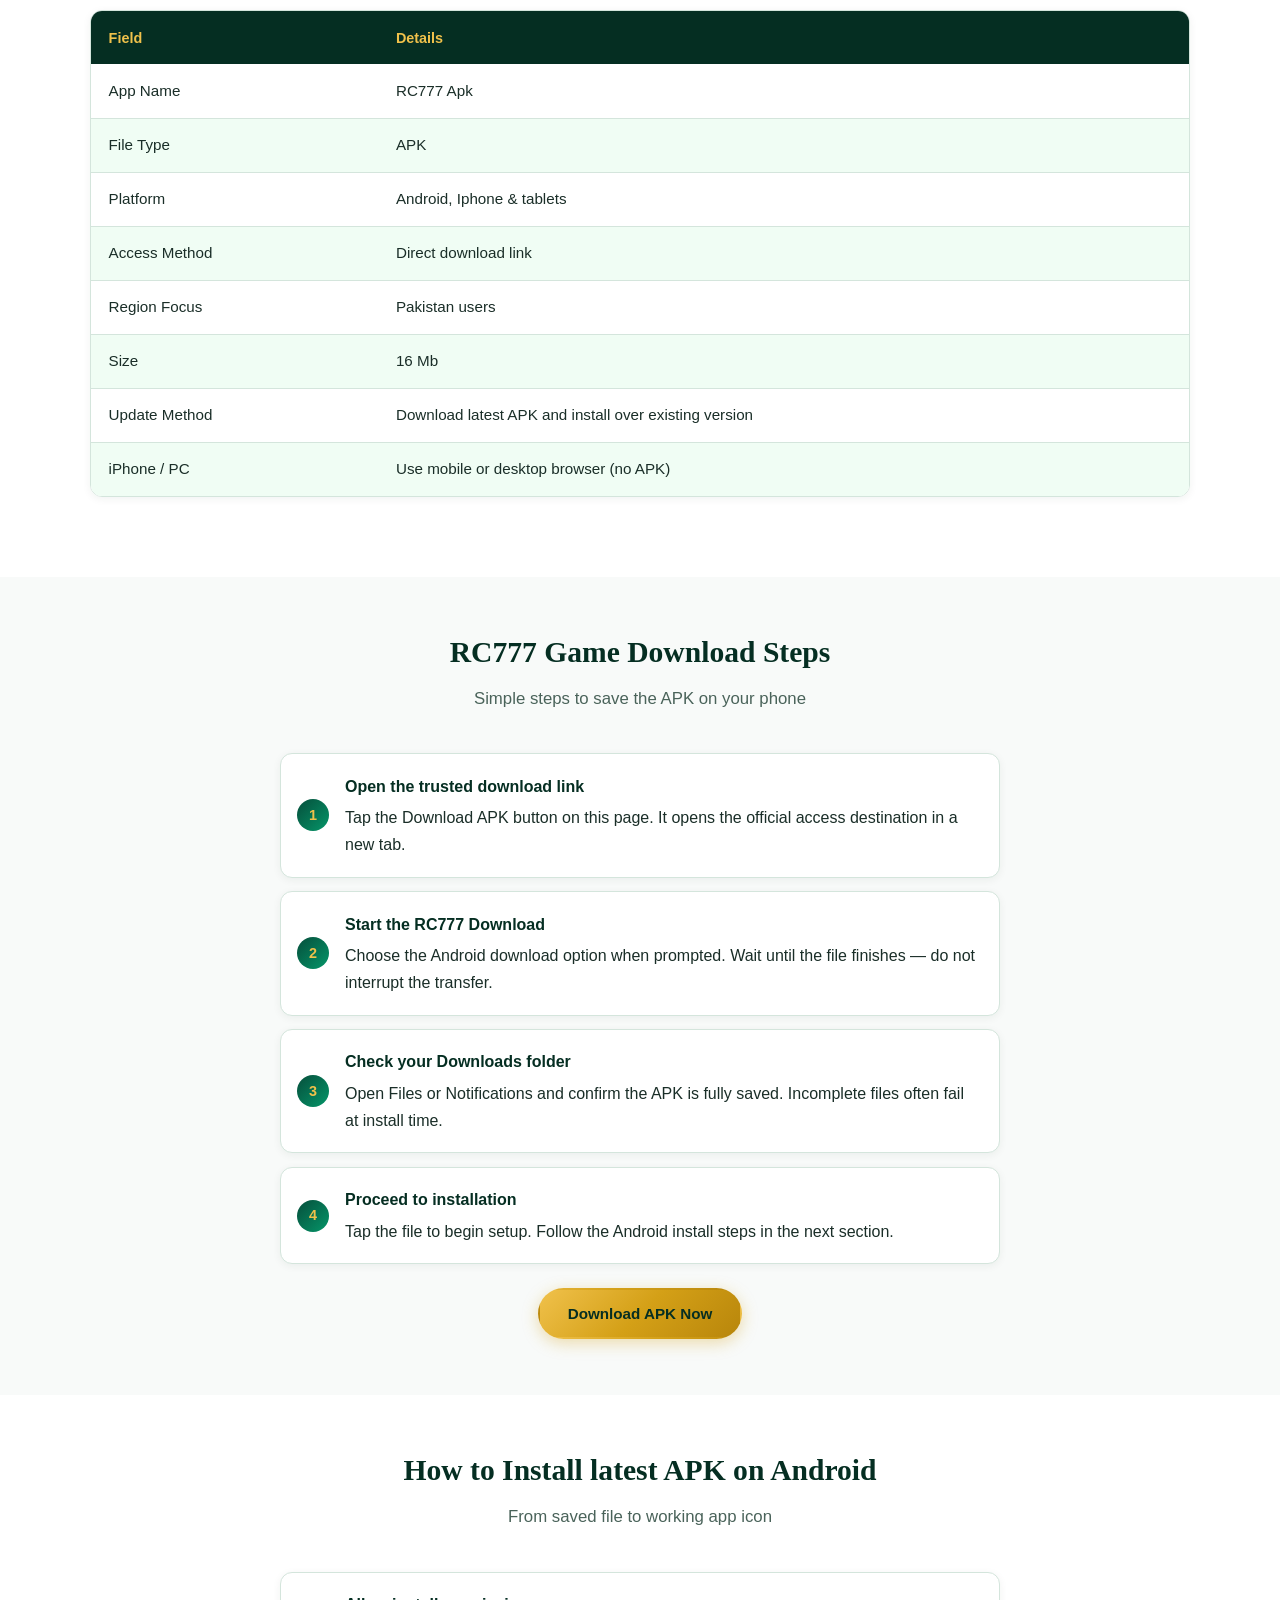
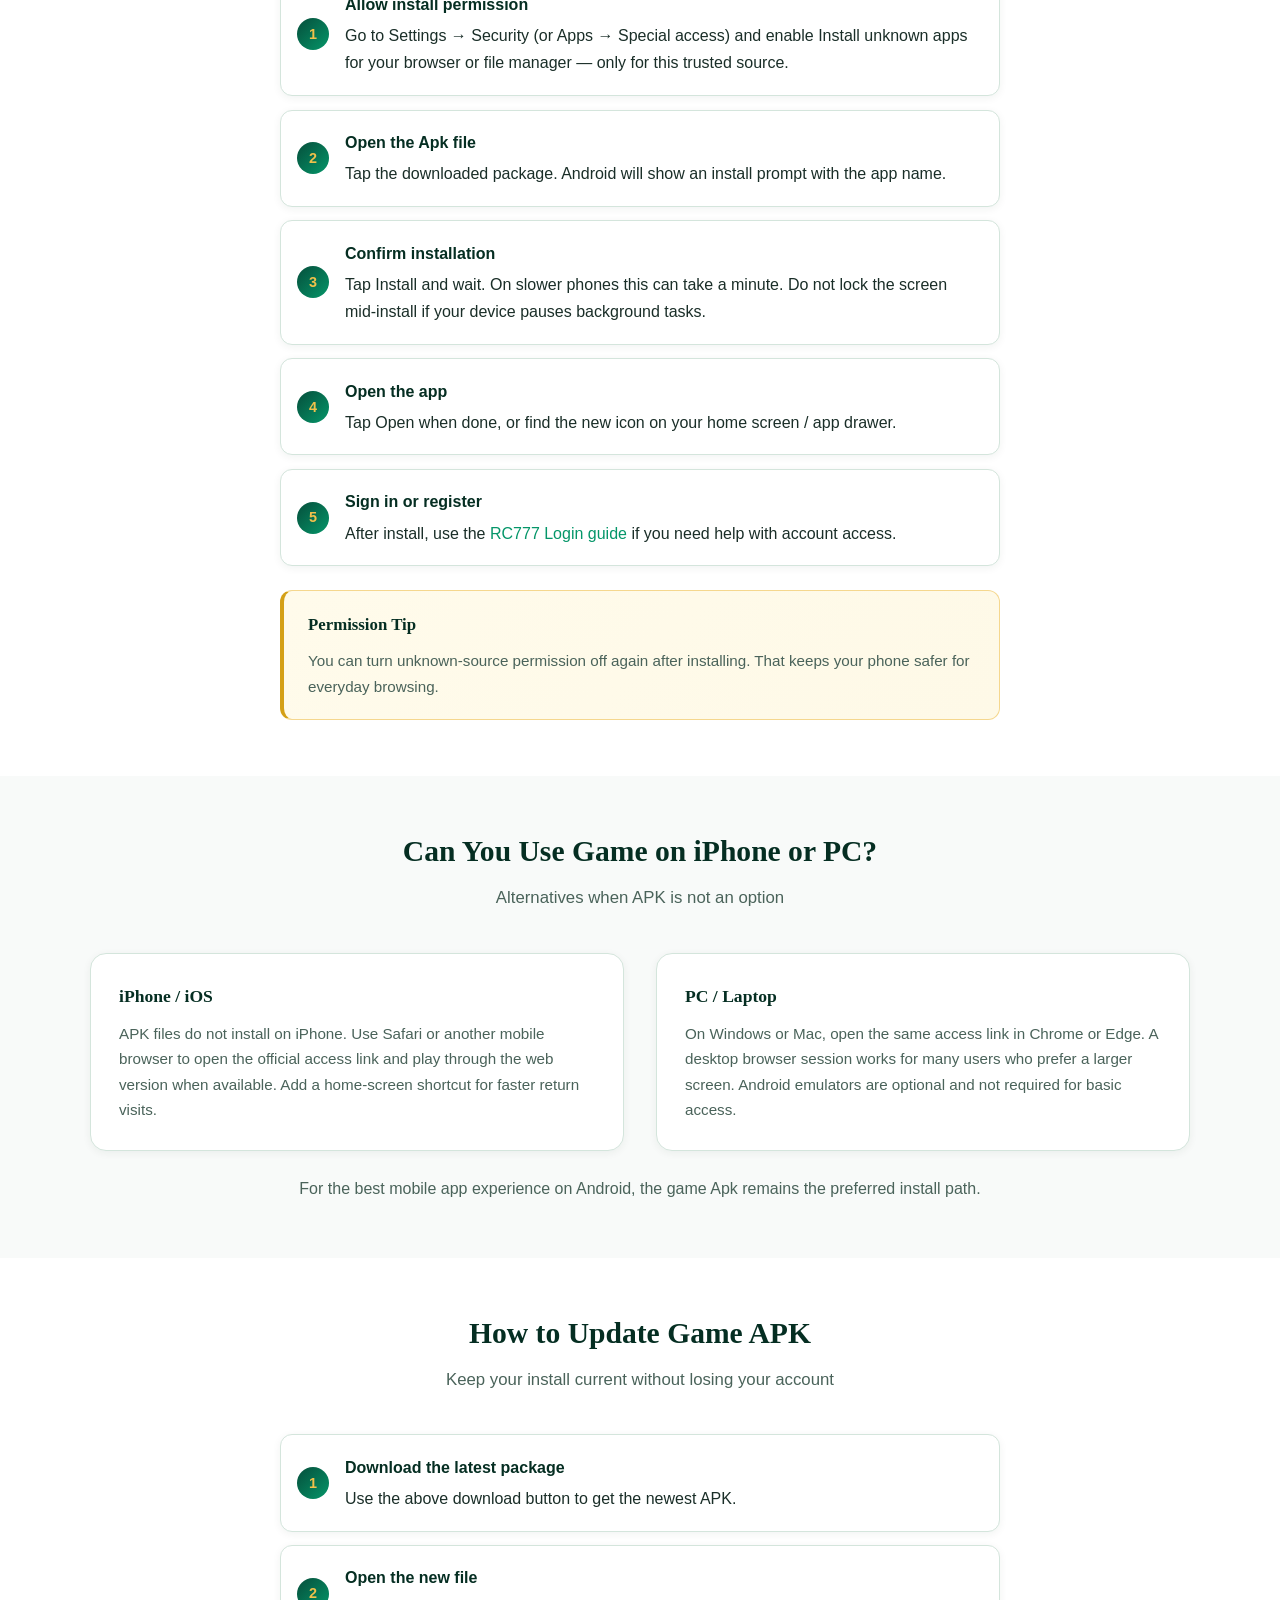
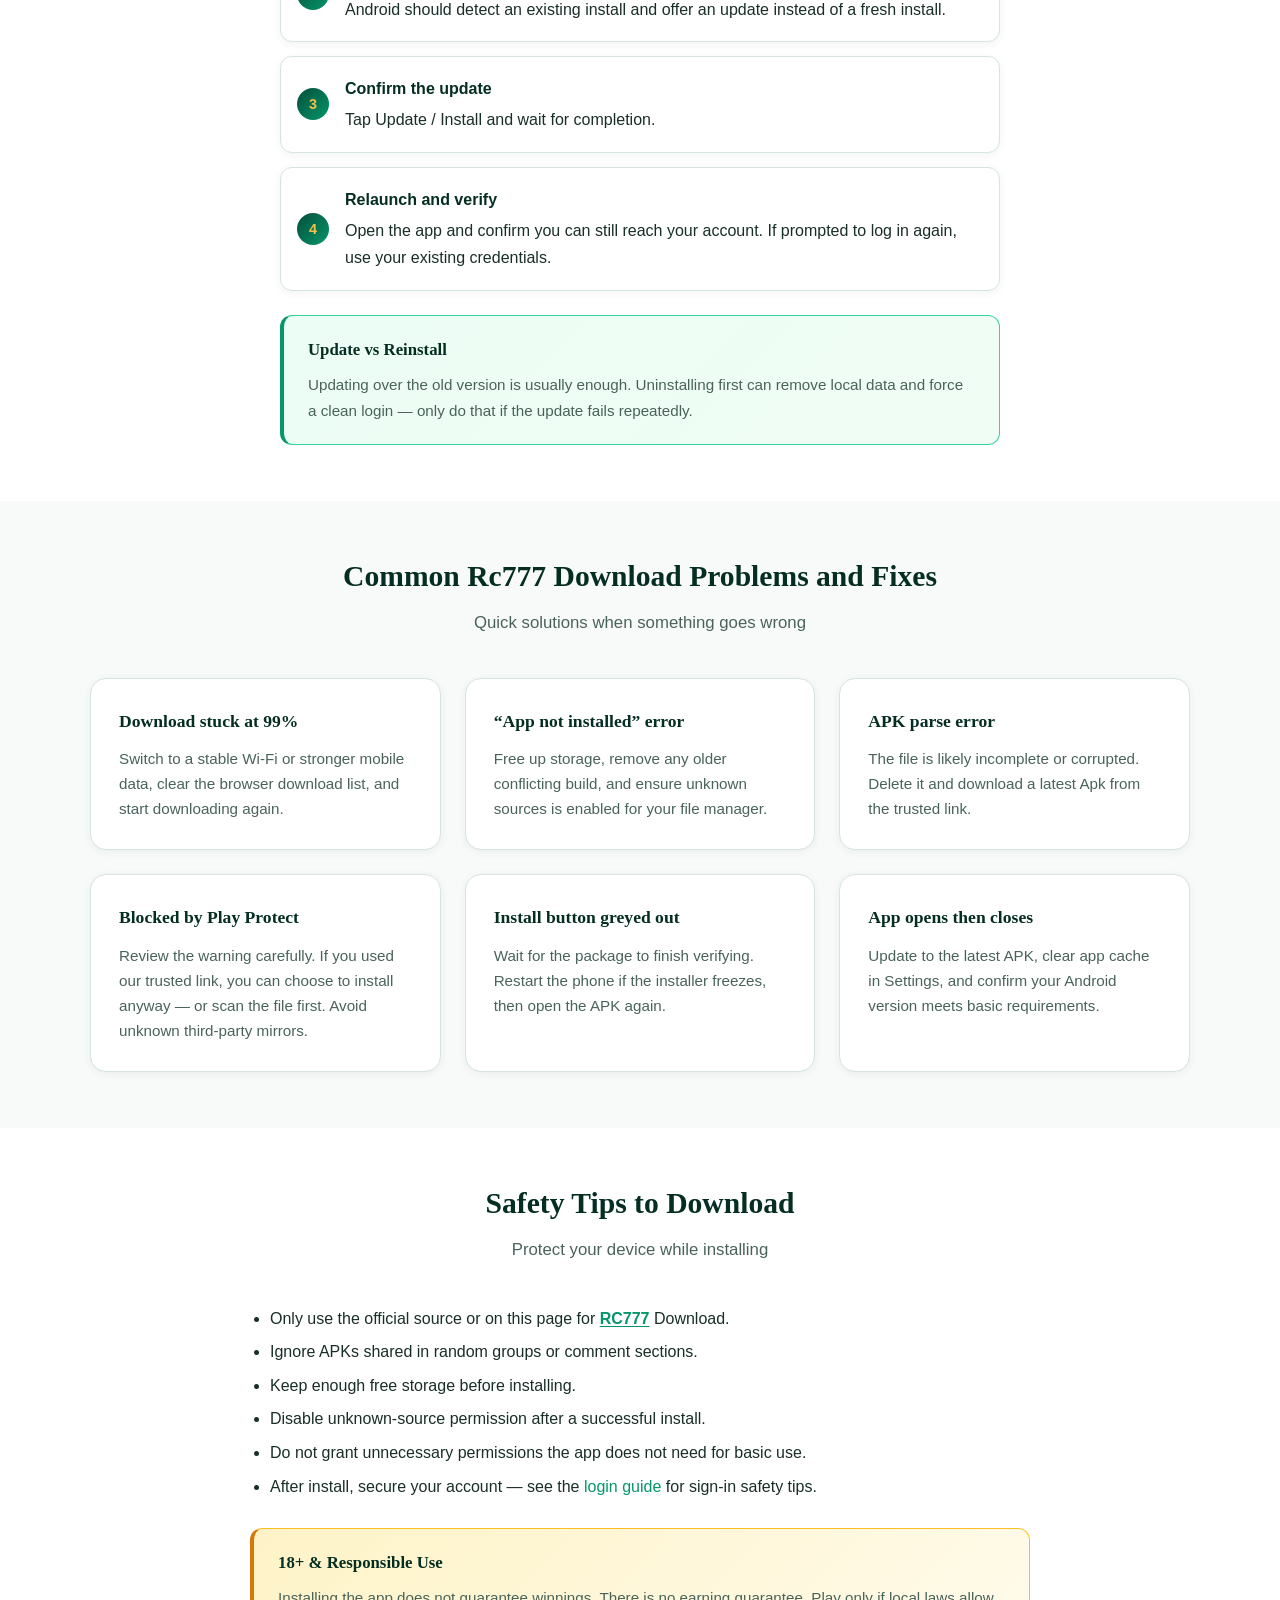
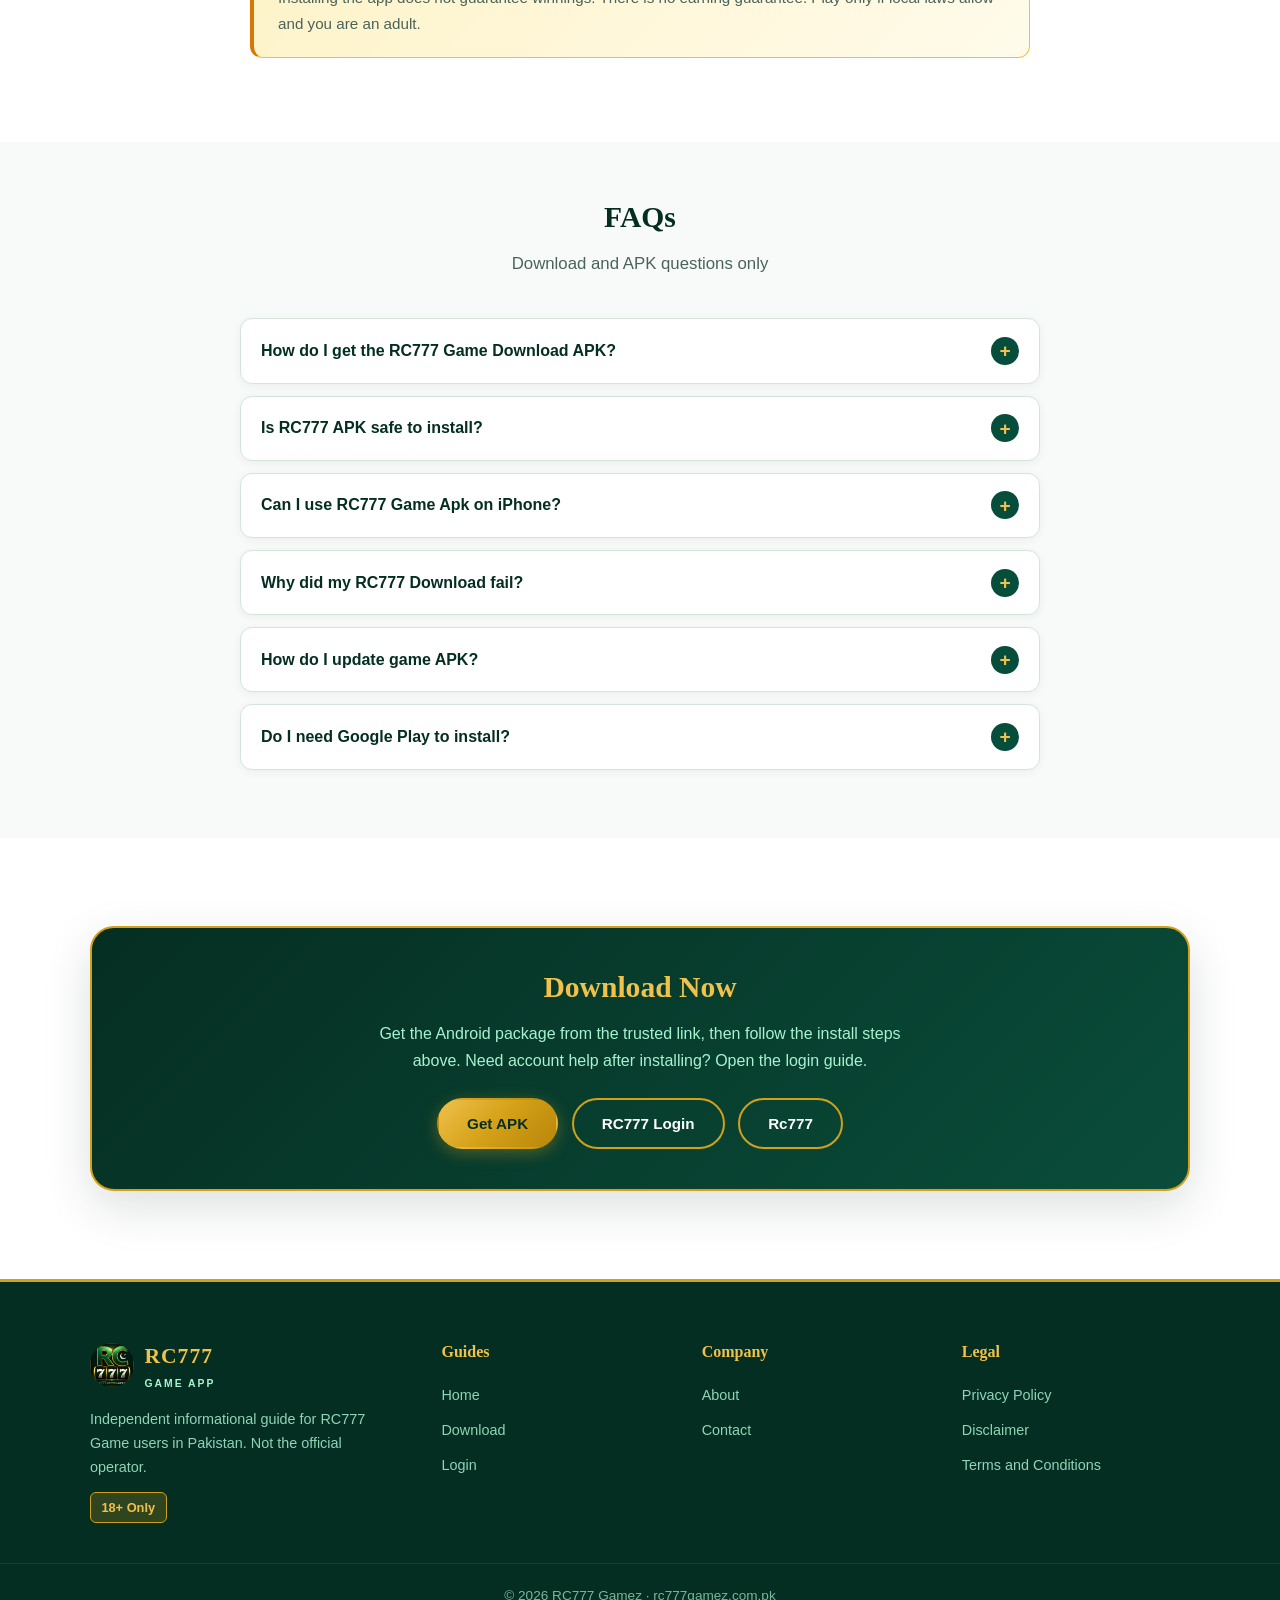
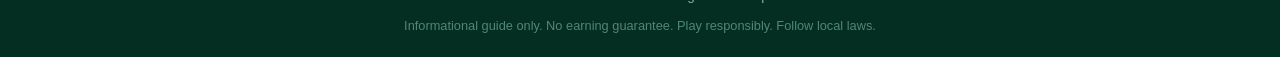
<file: download.html>
<!DOCTYPE html>
<html lang="en">
<head>
  <meta charset="UTF-8">
  <meta name="viewport" content="width=device-width, initial-scale=1.0">
  <title>RC777 Game Download | APK Installation Guide 2026</title>
  <meta name="description" content="Get the RC777 Game Download guide with APK details, Android installation steps, update tips, and safe access instructions for Pakistan.">
  <link rel="canonical" href="https://rc777gamez.com.pk/download.html">
  <meta name="robots" content="index, follow">
  <meta name="author" content="RC777 Game">
  <meta property="og:type" content="website">
  <meta property="og:title" content="RC777 Game Download | Free APK Installation Guide">
  <meta property="og:description" content="Get the RC777 Game Download guide with APK details, Android installation steps, update tips, and safe access instructions for Pakistan.">
  <meta property="og:url" content="https://rc777gamez.com.pk/download.html">
  <meta property="og:site_name" content="RC777 Game">
  <meta property="og:image" content="https://rc777gamez.com.pk/assets/Rc777-Download.webp">
  <meta property="og:locale" content="en_PK">
  <meta name="twitter:card" content="summary_large_image">
  <meta name="twitter:title" content="RC777 Game Download | APK Installation Guide">
  <meta name="twitter:description" content="Get the RC777 Game Download guide with APK details, Android installation steps, update tips, and safe access instructions for Pakistan.">
  <meta name="twitter:image" content="https://rc777gamez.com.pk/assets/rc77-download.webp">
  <link rel="icon" type="image/png" sizes="32x32" href="assets/favicon.png">
<link rel="apple-touch-icon" href="assets/favicon.png">
<link rel="shortcut icon" href="assets/favicon.png">
  <link rel="stylesheet" href="style.css">
  <script type="application/ld+json">
  {
    "@context": "https://schema.org",
    "@graph": [
      {
        "@type": "WebPage",
        "@id": "https://rc777gamez.com.pk/download.html#webpage",
        "url": "https://rc777gamez.com.pk/download.html",
        "name": "RC777 Game Download Latest Version | APK Installation Guide",
        "description": "Get the RC777 Game Download guide with APK details, Android installation steps, update tips, and safe access instructions for Pakistan.",
        "isPartOf": { "@id": "https://rc777gamez.com.pk/#website" },
        "inLanguage": "en-PK"
      },
      {
        "@type": "SoftwareApplication",
        "name": "RC777 Game Apk",
        "operatingSystem": "Android",
        "applicationCategory": "GameApplication",
        "offers": {
          "@type": "Offer",
          "price": "0",
          "priceCurrency": "PKR"
        },
        "aggregateRating": {
          "@type": "AggregateRating",
          "ratingValue": "4.5",
          "ratingCount": "128"
        }
      },
      {
        "@type": "FAQPage",
        "mainEntity": [
          {
            "@type": "Question",
            "name": "How do I get the RC777 Game Download APK?",
            "acceptedAnswer": {
              "@type": "Answer",
              "text": "Use the official download button on this page, allow the file to finish saving, then open it to begin Android installation. Enable install from unknown sources only for this trusted file."
            }
          },
          {
            "@type": "Question",
            "name": "Is RC777 APK safe to install?",
            "acceptedAnswer": {
              "@type": "Answer",
              "text": "Safety depends on the source. Download only from the trusted access link provided here, avoid random social media files, and scan your device with updated security tools when possible."
            }
          },
          {
            "@type": "Question",
            "name": "Can I use RC777 Game Apk on iPhone?",
            "acceptedAnswer": {
              "@type": "Answer",
              "text": "APK files are for Android. iPhone users typically access the platform through a mobile browser instead of installing an APK."
            }
          },
          {
            "@type": "Question",
            "name": "Why did my RC777 Download fail?",
            "acceptedAnswer": {
              "@type": "Answer",
              "text": "Common causes include weak internet, low storage, blocked unknown sources, or an incomplete file. Clear space, retry on a stable connection, and re-download if the APK is corrupted."
            }
          },
          {
            "@type": "Question",
            "name": "How do I update APK regularly?",
            "acceptedAnswer": {
              "@type": "Answer",
              "text": "Download the latest APK from the trusted link, open the new file, and confirm the update prompt. Your account data usually stays intact when updating over the existing app."
            }
          }
        ]
      }
    ]
  }
  </script>
</head>
<body>
  <header class="site-header">
    <div class="container header-inner">
      <a href="index.html" class="logo-link" aria-label="RC777 Gamez Home">
        <img src="assets/Rc777-Game-Logo.webp" alt="RC777" class="logo-img" width="44" height="44">
        <div class="logo-text">RC777<span>Game Pakistan</span></div>
      </a>
      <button class="nav-toggle" type="button" aria-label="Open menu" aria-expanded="false" aria-controls="main-nav">
        <span></span><span></span><span></span>
      </button>
      <nav class="main-nav" id="main-nav" aria-label="Main navigation">
        <a href="index.html">Home</a>
        <a href="download.html" class="active">Download</a>
        <a href="login.html">Login</a>
        <a href="about.html">About</a>
        <a href="contact.html">Contact</a>
        <a href="https://www.rc777.vip/?id=665419917" class="header-cta" rel="noopener noreferrer" target="_blank">Get APK</a>
      </nav>
    </div>
  </header>

  <main>
    <section class="hero hero-compact">
      <div class="container hero-grid">
        <div class="hero-content">
          <p class="breadcrumb"><a href="index.html">Home</a><span>/</span>Download</p>
          <span class="hero-badge">APK Guide · Pakistan</span>
          <h1>RC777 Game Download Free – APK Installation Guide for Pakistan</h1>
          <p class="hero-lead">Step-by-step RC777 Download help for Android users — APK details, safe installation, updates, and fixes for common download problems.</p>
          <div class="btn-group">
            <a href="https://www.rc777.vip/?id=665419917" class="btn btn-primary" rel="noopener noreferrer" target="_blank">Download APK</a>
            <a href="login.html" class="btn btn-secondary">Login Guide</a>
          </div>
        </div>
        <div class="hero-banner">
          <img src="assets/Rc777-Download.webp" alt="RC777 Game Download" title="RC777 Download" width="750" height="500" fetchpriority="high">
        </div>
      </div>
    </section>

    <section class="section section-alt">
      <div class="container">
        <div class="prose" style="margin: 0 auto;">
          <p>This page is dedicated to <strong>RC777 Game Download</strong> only. If you need general platform information, visit the rc777. If you already installed the app and need sign-in help, use the <a href="login.html" class="inline-link">RC777 game Login guide</a>.</p>
          <p>Below you will find APK details, Android installation steps, iPhone/PC alternatives, update instructions, and practical fixes when a download stalls. Everything here is written for Pakistani Android users who want a clear, safe path to get the file and install it.</p>
          <div class="info-box">
            <h3>Before You Start</h3>
            <p>You need enough storage space, a stable connection, and permission to install apps from outside the Play Store (unknown sources) for this trusted APK only. Adults 18+ only.</p>
          </div>
        </div>
      </div>
    </section>

    <section class="section" id="what-is-download">
      <div class="container">
        <div class="section-header">
          <h2>What is RC777 Game Download?</h2>
          <p>Understanding the APK access method</p>
        </div>
        <div class="prose" style="margin: 0 auto;">
          <p><strong>RC777 Game Download</strong> refers to getting the Android package (APK) so you can install the app on your phone. Unlike store-only apps, many entertainment platforms in Pakistan distribute an APK through an official access link. That file is called Apk, once installed, it opens the same lobby you would reach through a browser session.</p>
          <p>People look for <strong>RC777 Download</strong> when they want installation help, not a full brand overview. This guide explains file type, steps to download, updates, and troubleshooting.</p>
          <p>Always download from the trusted button on this page. Random Telegram or WhatsApp APKs are a common risk. A safe download habit protects your device and your future account access.</p>
        </div>
      </div>
    </section>

    <section class="section section-alt" id="apk-details">
      <div class="container">
        <div class="section-header">
          <h2>RC777 APK Details Table</h2>
          <p>Quick reference for the download package</p>
        </div>
        <div class="table-wrap">
          <table>
            <thead>
              <tr>
                <th scope="col">Field</th>
                <th scope="col">Details</th>
              </tr>
            </thead>
            <tbody>
              <tr>
                <td>App Name</td>
                <td>RC777 Apk</td>
              </tr>
              <tr>
                <td>File Type</td>
                <td>APK</td>
              </tr>
              <tr>
                <td>Platform</td>
                <td>Android, Iphone &amp; tablets</td>
              </tr>
              <tr>
                <td>Access Method</td>
                <td>Direct download link </td>
              </tr>
              <tr>
                <td>Region Focus</td>
                <td>Pakistan users</td>
              </tr>
              <tr>
                <td>Size</td>
                <td>16 Mb</td>
              </tr>
              <tr>
                <td>Update Method</td>
                <td>Download latest APK and install over existing version</td>
              </tr>
              <tr>
                <td>iPhone / PC</td>
                <td>Use mobile or desktop browser (no APK)</td>
              </tr>
            </tbody>
          </table>
        </div>
      </div>
    </section>

    <section class="section" id="how-to-download">
      <div class="container">
        <div class="section-header">
          <h2>RC777 Game Download Steps</h2>
          <p>Simple steps to save the APK on your phone</p>
        </div>
        <ol class="steps" style="max-width: 720px; margin: 0 auto;">
          <li>
            <strong>Open the trusted download link</strong>
            Tap the Download APK button on this page. It opens the official access destination in a new tab.
          </li>
          <li>
            <strong>Start the RC777 Download</strong>
            Choose the Android download option when prompted. Wait until the file finishes — do not interrupt the transfer.
          </li>
          <li>
            <strong>Check your Downloads folder</strong>
            Open Files or Notifications and confirm the APK is fully saved. Incomplete files often fail at install time.
          </li>
          <li>
            <strong>Proceed to installation</strong>
            Tap the file to begin setup. Follow the Android install steps in the next section.
          </li>
        </ol>
        <div class="text-center mt-3">
          <a href="https://www.rc777.vip/?id=665419917" class="btn btn-primary" rel="noopener noreferrer" target="_blank">Download APK Now</a>
        </div>
      </div>
    </section>

    <section class="section section-alt" id="install-android">
      <div class="container">
        <div class="section-header">
          <h2>How to Install latest APK on Android</h2>
          <p>From saved file to working app icon</p>
        </div>
        <ol class="steps" style="max-width: 720px; margin: 0 auto;">
          <li>
            <strong>Allow install permission</strong>
            Go to Settings → Security (or Apps → Special access) and enable Install unknown apps for your browser or file manager — only for this trusted source.
          </li>
          <li>
            <strong>Open the Apk file</strong>
            Tap the downloaded package. Android will show an install prompt with the app name.
          </li>
          <li>
            <strong>Confirm installation</strong>
            Tap Install and wait. On slower phones this can take a minute. Do not lock the screen mid-install if your device pauses background tasks.
          </li>
          <li>
            <strong>Open the app</strong>
            Tap Open when done, or find the new icon on your home screen / app drawer.
          </li>
          <li>
            <strong>Sign in or register</strong>
            After install, use the <a href="login.html">RC777 Login guide</a> if you need help with account access.
          </li>
        </ol>
        <div class="info-box gold" style="max-width: 720px; margin: 1.5rem auto 0;">
          <h3>Permission Tip</h3>
          <p>You can turn unknown-source permission off again after installing. That keeps your phone safer for everyday browsing.</p>
        </div>
      </div>
    </section>

    <section class="section" id="iphone-pc">
      <div class="container">
        <div class="section-header">
          <h2>Can You Use Game on iPhone or PC?</h2>
          <p>Alternatives when APK is not an option</p>
        </div>
        <div class="two-col">
          <div class="card">
            <h3>iPhone / iOS</h3>
            <p>APK files do not install on iPhone. Use Safari or another mobile browser to open the official access link and play through the web version when available. Add a home-screen shortcut for faster return visits.</p>
          </div>
          <div class="card">
            <h3>PC / Laptop</h3>
            <p>On Windows or Mac, open the same access link in Chrome or Edge. A desktop browser session works for many users who prefer a larger screen. Android emulators are optional and not required for basic access.</p>
          </div>
        </div>
        <p class="mt-3 text-center" style="color: var(--text-muted);">For the best mobile app experience on Android, the game Apk remains the preferred install path.</p>
      </div>
    </section>

    <section class="section section-alt" id="update">
      <div class="container">
        <div class="section-header">
          <h2>How to Update Game APK</h2>
          <p>Keep your install current without losing your account</p>
        </div>
        <ol class="steps" style="max-width: 720px; margin: 0 auto;">
          <li>
            <strong>Download the latest package</strong>
            Use the above download button to get the newest APK.
          </li>
          <li>
            <strong>Open the new file</strong>
            Android should detect an existing install and offer an update instead of a fresh install.
          </li>
          <li>
            <strong>Confirm the update</strong>
            Tap Update / Install and wait for completion.
          </li>
          <li>
            <strong>Relaunch and verify</strong>
            Open the app and confirm you can still reach your account. If prompted to log in again, use your existing credentials.
          </li>
        </ol>
        <div class="info-box" style="max-width: 720px; margin: 1.5rem auto 0;">
          <h3>Update vs Reinstall</h3>
          <p>Updating over the old version is usually enough. Uninstalling first can remove local data and force a clean login — only do that if the update fails repeatedly.</p>
        </div>
      </div>
    </section>

    <section class="section" id="problems">
      <div class="container">
        <div class="section-header">
          <h2>Common Rc777 Download Problems and Fixes</h2>
          <p>Quick solutions when something goes wrong</p>
        </div>
        <div class="cards">
          <article class="card">
            <h3>Download stuck at 99%</h3>
            <p>Switch to a stable Wi‑Fi or stronger mobile data, clear the browser download list, and start downloading again.</p>
          </article>
          <article class="card">
            <h3>“App not installed” error</h3>
            <p>Free up storage, remove any older conflicting build, and ensure unknown sources is enabled for your file manager.</p>
          </article>
          <article class="card">
            <h3>APK parse error</h3>
            <p>The file is likely incomplete or corrupted. Delete it and download a latest Apk from the trusted link.</p>
          </article>
          <article class="card">
            <h3>Blocked by Play Protect</h3>
            <p>Review the warning carefully. If you used our trusted link, you can choose to install anyway — or scan the file first. Avoid unknown third-party mirrors.</p>
          </article>
          <article class="card">
            <h3>Install button greyed out</h3>
            <p>Wait for the package to finish verifying. Restart the phone if the installer freezes, then open the APK again.</p>
          </article>
          <article class="card">
            <h3>App opens then closes</h3>
            <p>Update to the latest APK, clear app cache in Settings, and confirm your Android version meets basic requirements.</p>
          </article>
        </div>
      </div>
    </section>

    <section class="section section-alt" id="safety-tips">
      <div class="container">
        <div class="section-header">
          <h2>Safety Tips to Download</h2>
          <p>Protect your device while installing</p>
        </div>
        <div class="prose" style="margin: 0 auto;">
          <ul>
            <li>Only use the official source or on this page for <a href="index.html" class="inline-link">RC777</a> Download.</li>
            <li>Ignore APKs shared in random groups or comment sections.</li>
            <li>Keep enough free storage before installing.</li>
            <li>Disable unknown-source permission after a successful install.</li>
            <li>Do not grant unnecessary permissions the app does not need for basic use.</li>
            <li>After install, secure your account — see the <a href="login.html">login guide</a> for sign-in safety tips.</li>
          </ul>
          <div class="info-box warning">
            <h3>18+ &amp; Responsible Use</h3>
            <p>Installing the app does not guarantee winnings. There is no earning guarantee. Play only if local laws allow and you are an adult.</p>
          </div>
        </div>
      </div>
    </section>

    <section class="section" id="faqs">
      <div class="container">
        <div class="section-header">
          <h2>FAQs</h2>
          <p>Download and APK questions only</p>
        </div>
        <div class="faq-list" style="max-width: 800px; margin: 0 auto;">
          <div class="faq-item">
            <button class="faq-question" type="button" aria-expanded="false">How do I get the RC777 Game Download APK?</button>
            <div class="faq-answer">Use the official download button on this page, allow the file to finish saving, then open it to begin Android installation. Enable install from unknown sources only for this trusted file.</div>
          </div>
          <div class="faq-item">
            <button class="faq-question" type="button" aria-expanded="false">Is RC777 APK safe to install?</button>
            <div class="faq-answer">Safety depends on the source. Download only from the trusted access link provided here, avoid random social media files, and scan your device with updated security tools when possible.</div>
          </div>
          <div class="faq-item">
            <button class="faq-question" type="button" aria-expanded="false">Can I use RC777 Game Apk on iPhone?</button>
            <div class="faq-answer">APK files are for Android. iPhone users typically access the platform through a mobile browser instead of installing an APK.</div>
          </div>
          <div class="faq-item">
            <button class="faq-question" type="button" aria-expanded="false">Why did my RC777 Download fail?</button>
            <div class="faq-answer">Common causes include weak internet, low storage, blocked unknown sources, or an incomplete file. Clear space, retry on a stable connection, and re-download if the APK is corrupted.</div>
          </div>
          <div class="faq-item">
            <button class="faq-question" type="button" aria-expanded="false">How do I update game APK?</button>
            <div class="faq-answer">Download the latest APK from the trusted link, open the new file, and confirm the update prompt. Your account data usually stays intact when updating over the existing app.</div>
          </div>
          <div class="faq-item">
            <button class="faq-question" type="button" aria-expanded="false">Do I need Google Play to install?</button>
            <div class="faq-answer">No. The  Apk installs directly on Android when unknown-source permission is enabled for your browser or file manager.</div>
          </div>
        </div>
      </div>
    </section>

    <section class="section section-alt">
      <div class="container">
        <div class="cta-box">
          <h2>Download Now</h2>
          <p>Get the Android package from the trusted link, then follow the install steps above. Need account help after installing? Open the login guide.</p>
          <div class="btn-group">
            <a href="https://www.rc777.vip/?id=665419917" class="btn btn-primary" rel="noopener noreferrer" target="_blank">Get APK</a>
            <a href="login.html" class="btn btn-secondary">RC777 Login</a>
            <a href="index.html" class="btn btn-secondary">Rc777</a>
          </div>
        </div>
      </div>
    </section>
  </main>

  <footer class="site-footer">
    <div class="container footer-grid">
      <div class="footer-brand">
        <a href="index.html" class="logo-link">
          <img src="assets/Rc777-Game-Logo.webp" alt="RC777" class="logo-img" width="44" height="44" loading="lazy">
          <div class="logo-text">RC777<span>Game App</span></div>
        </a>
        <p>Independent informational guide for RC777 Game users in Pakistan. Not the official operator.</p>
        <span class="age-badge">18+ Only</span>
      </div>
      <div class="footer-col">
        <h4>Guides</h4>
        <ul>
          <li><a href="index.html">Home</a></li>
          <li><a href="download.html">Download</a></li>
          <li><a href="login.html">Login</a></li>
        </ul>
      </div>
      <div class="footer-col">
        <h4>Company</h4>
        <ul>
          <li><a href="about.html">About</a></li>
          <li><a href="contact.html">Contact</a></li>
        </ul>
      </div>
      <div class="footer-col">
        <h4>Legal</h4>
        <ul>
          <li><a href="privacy-policy.html">Privacy Policy</a></li>
          <li><a href="disclaimer.html">Disclaimer</a></li>
          <li><a href="terms-and-conditions.html">Terms and Conditions</a></li>
        </ul>
      </div>
    </div>
    <div class="footer-bottom">
      <div class="container">
        <p>&copy; 2026 RC777 Gamez · rc777gamez.com.pk</p>
        <p class="footer-disclaimer">Informational guide only. No earning guarantee. Play responsibly. Follow local laws.</p>
      </div>
    </div>
  </footer>

  <a href="#" class="back-to-top" aria-label="Back to top">↑</a>
  <script src="script.js" defer></script>
</body>
</html>
</file>
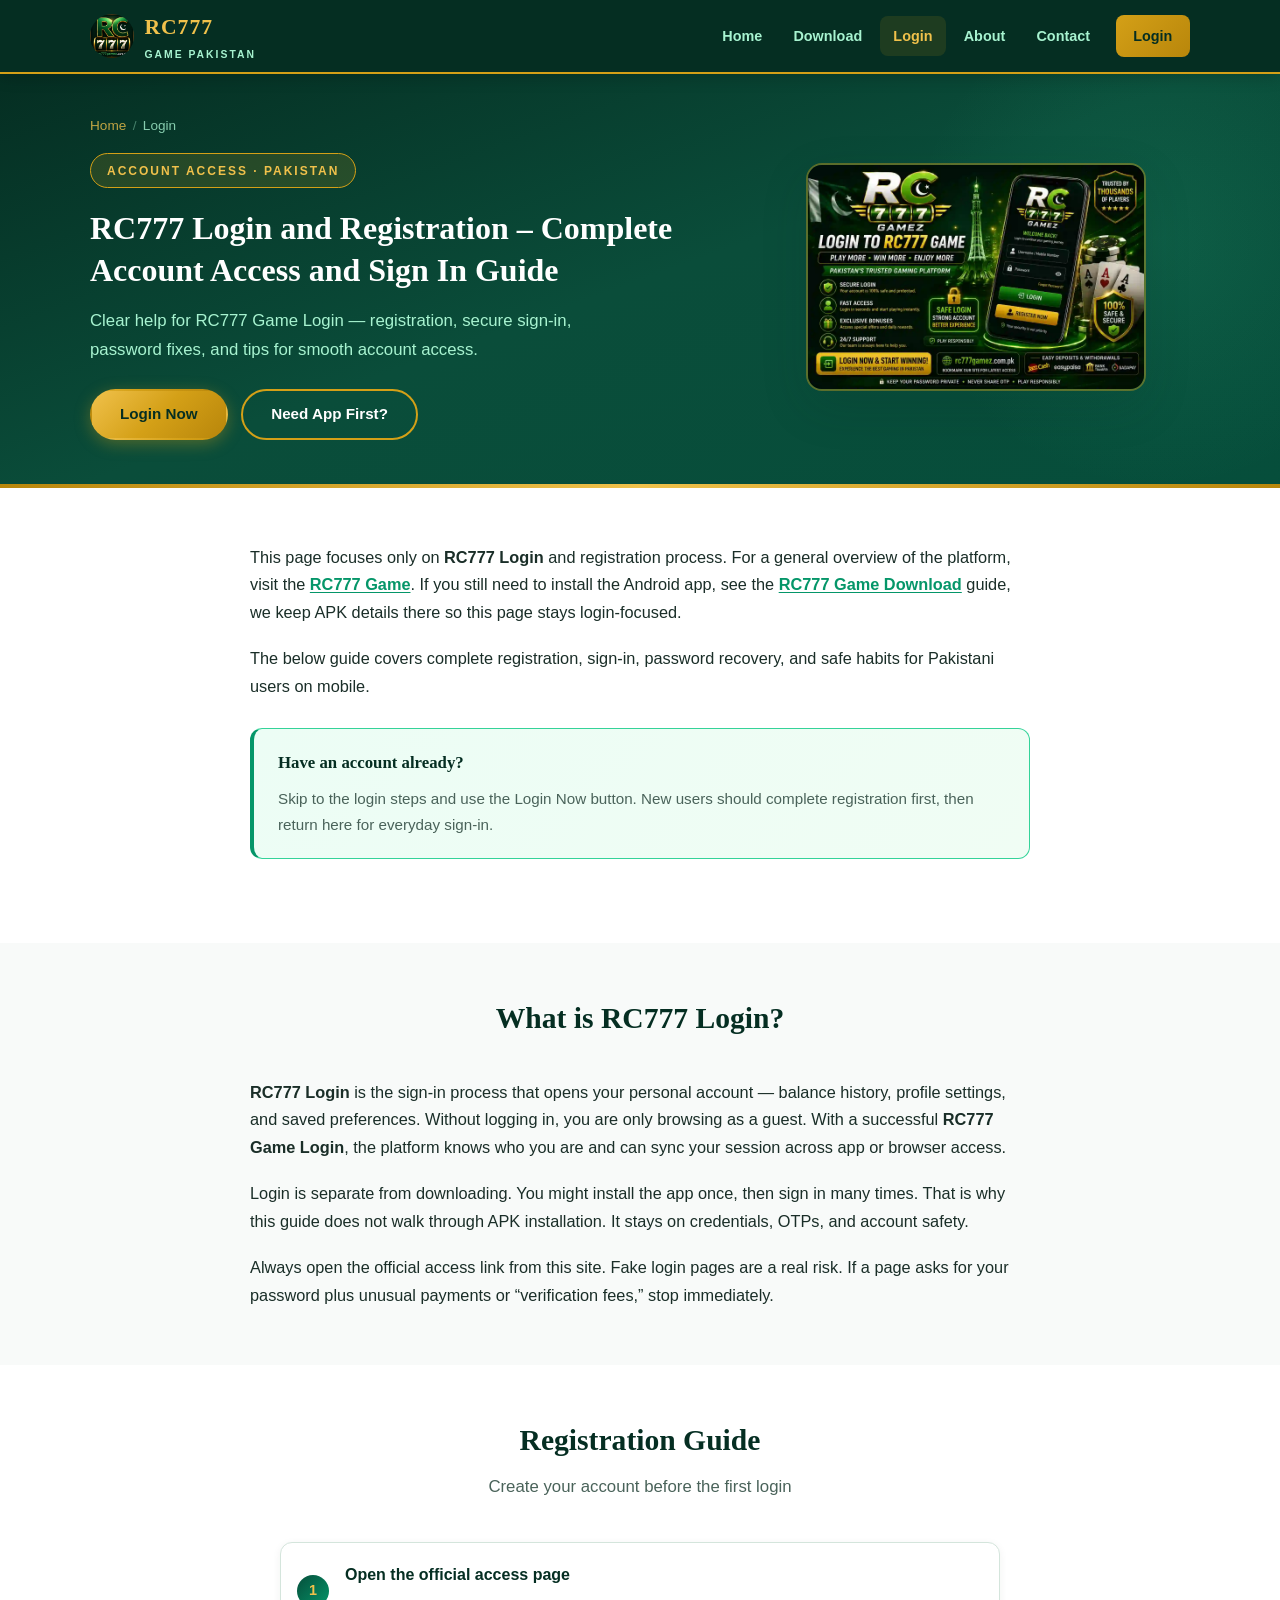
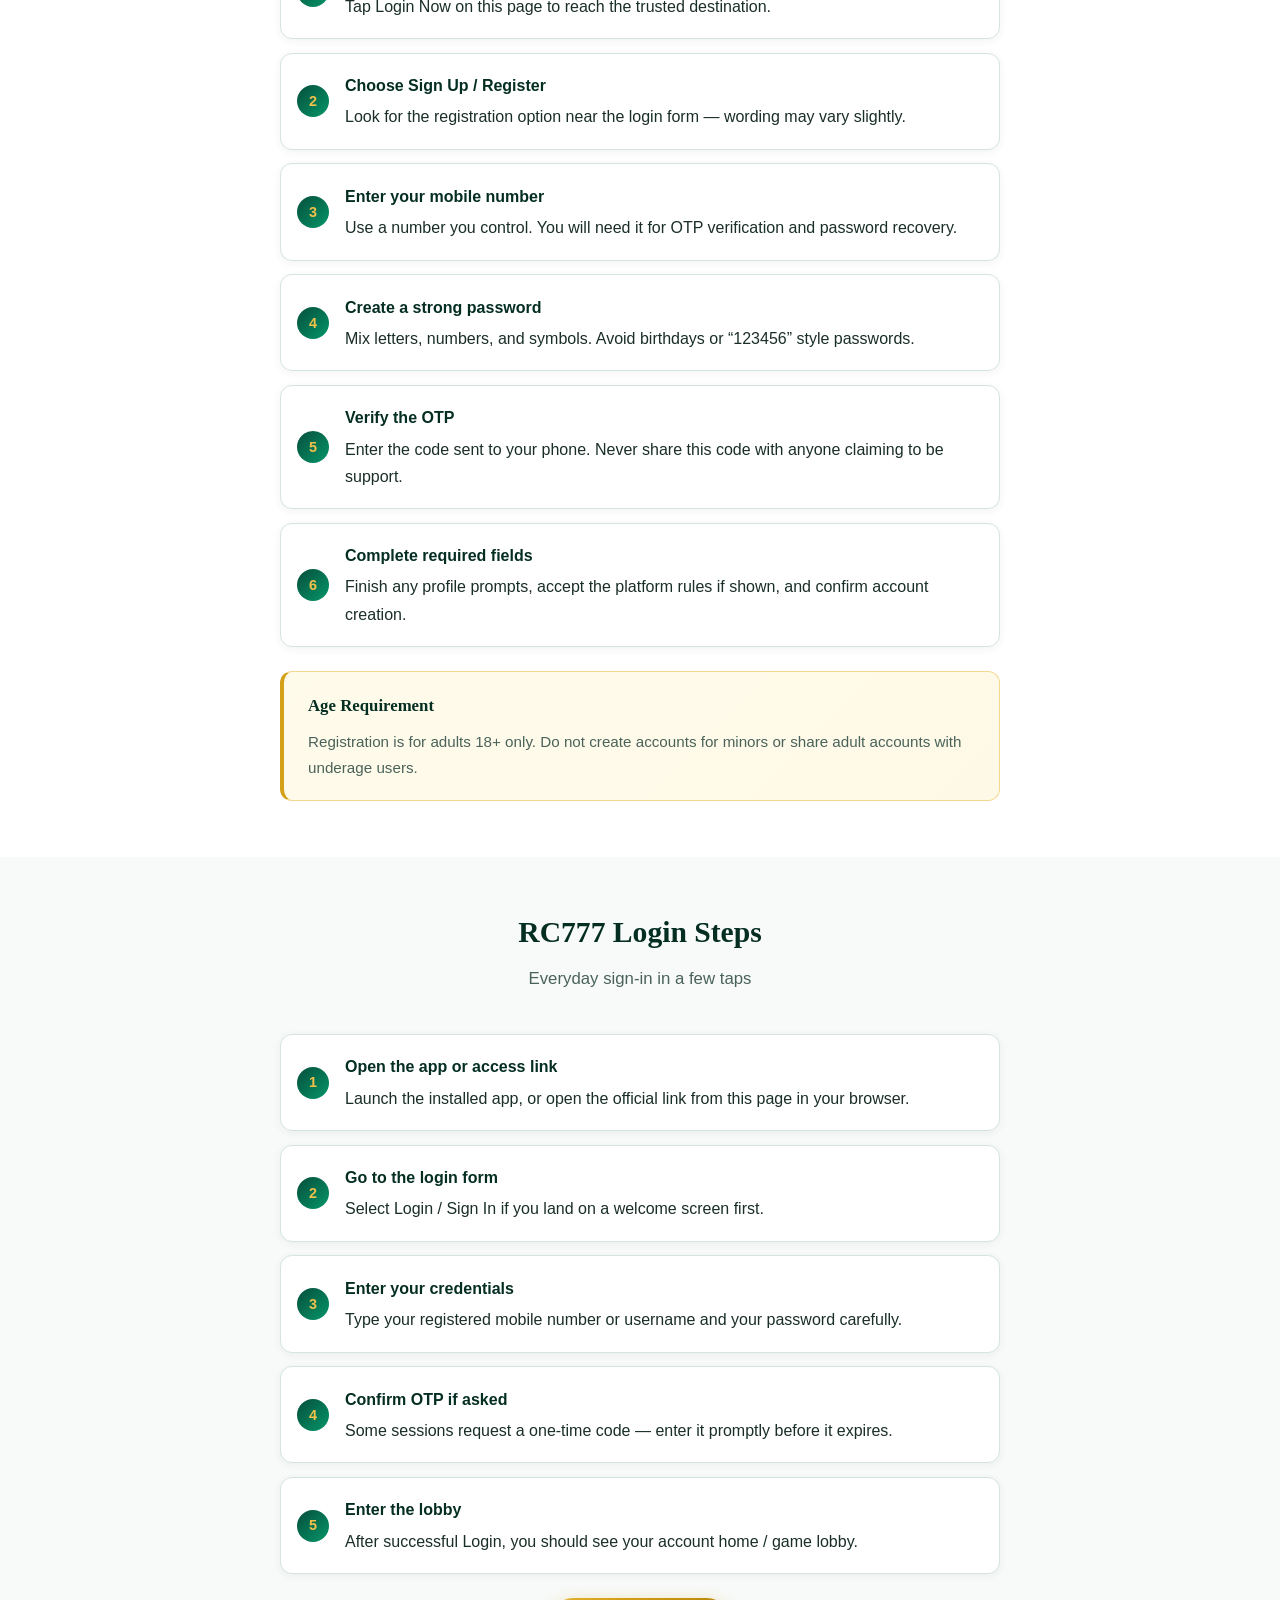
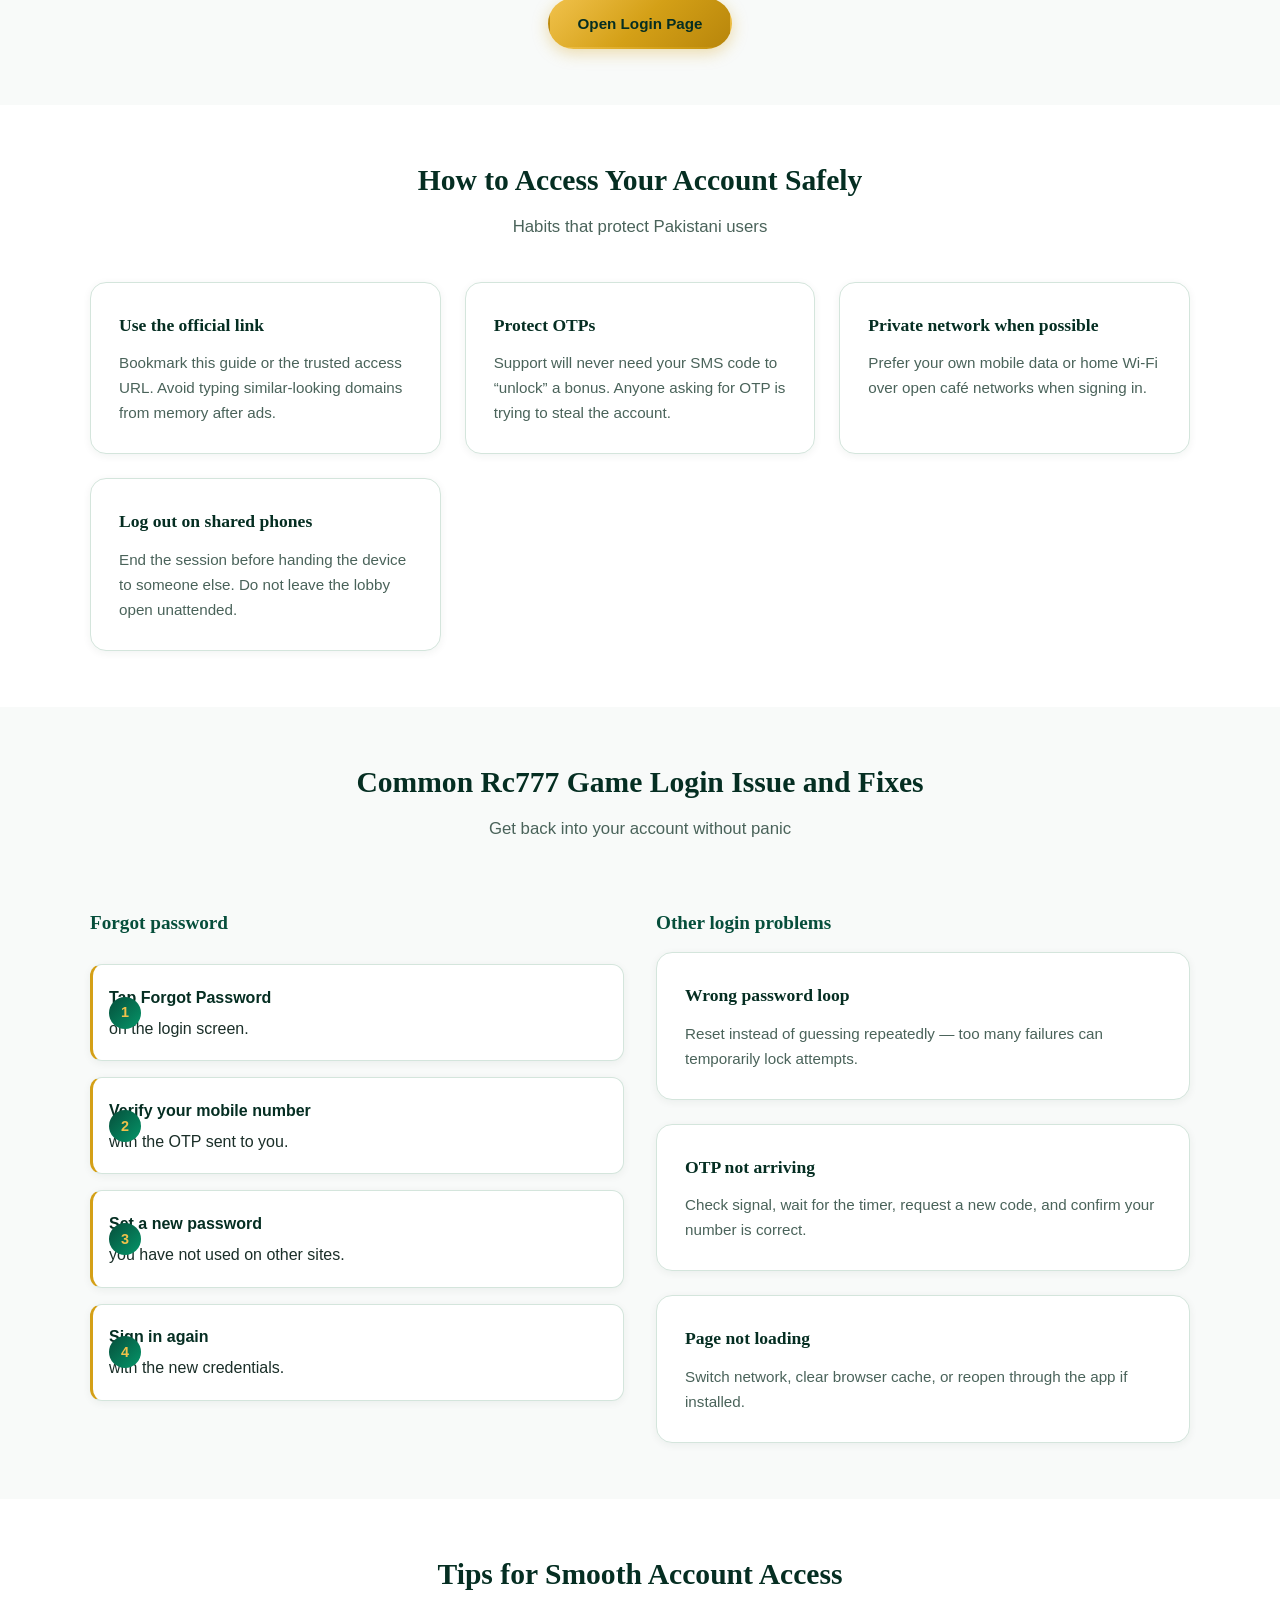
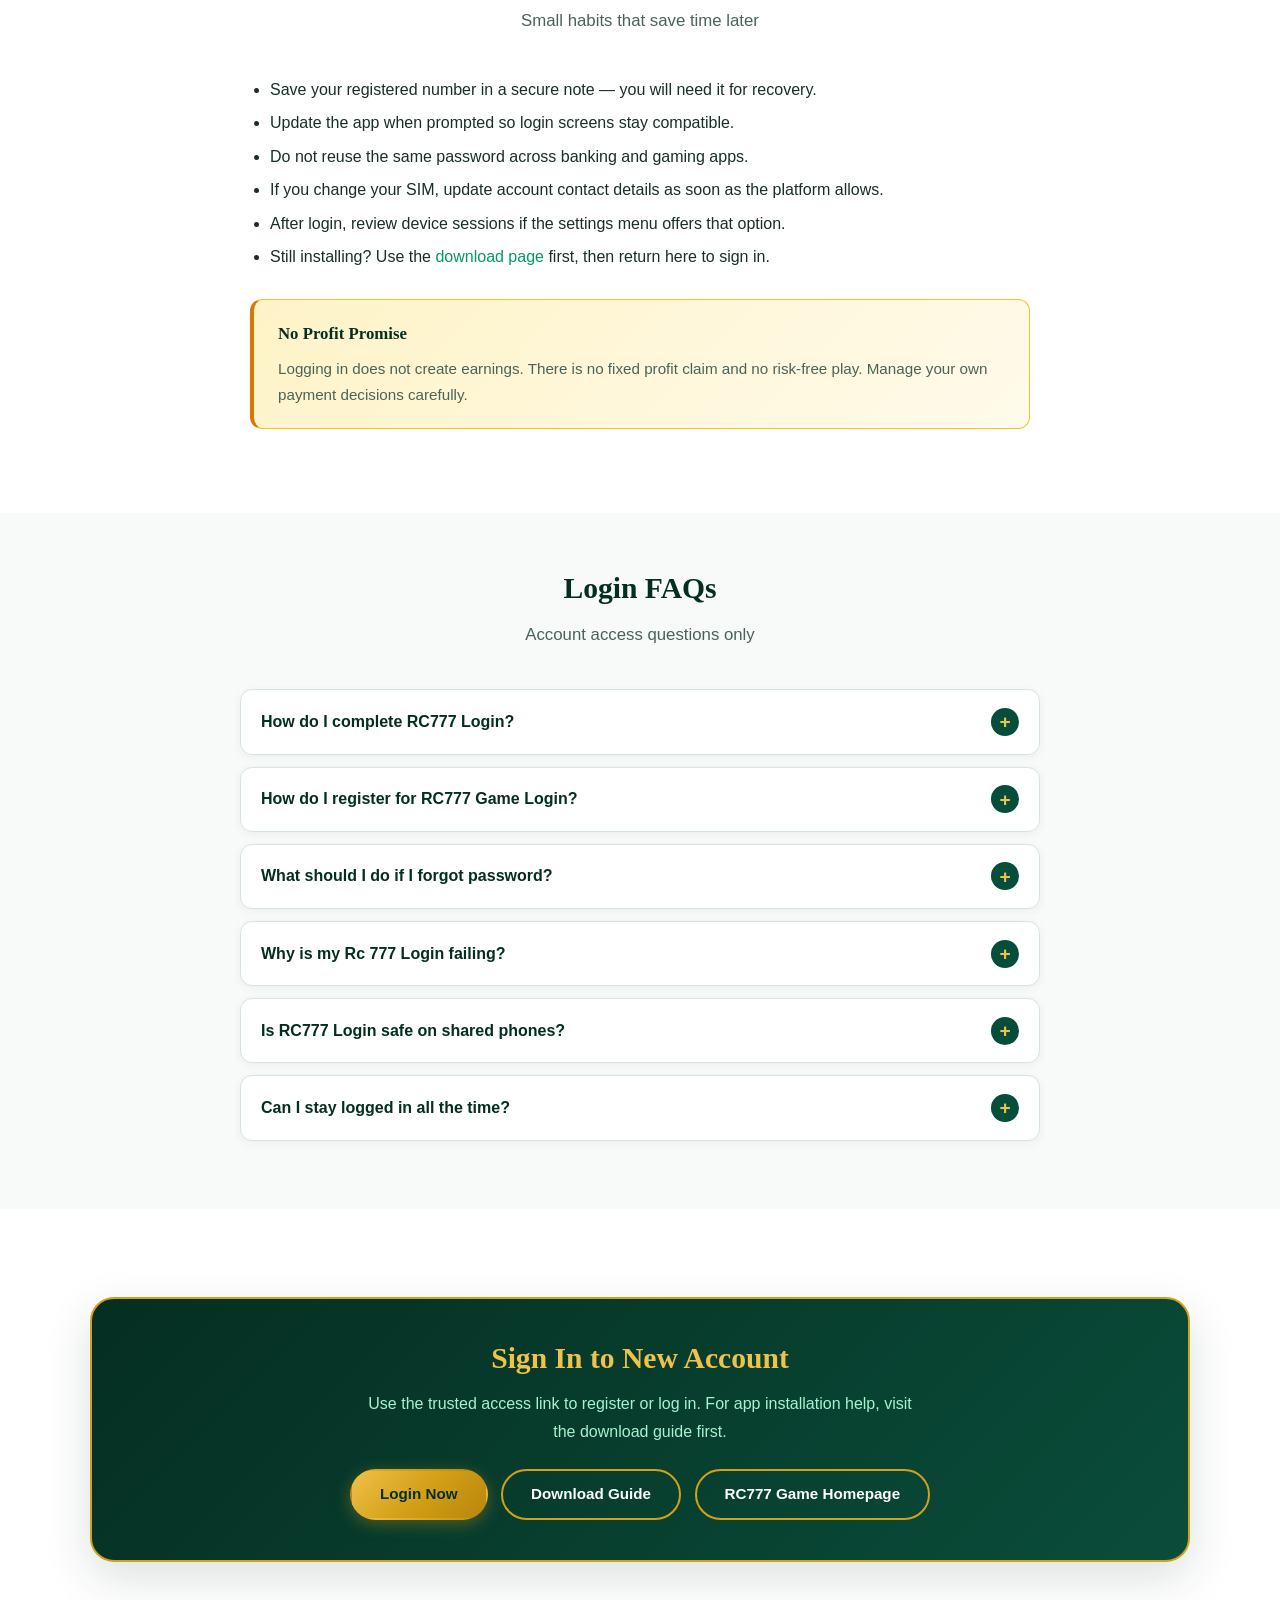
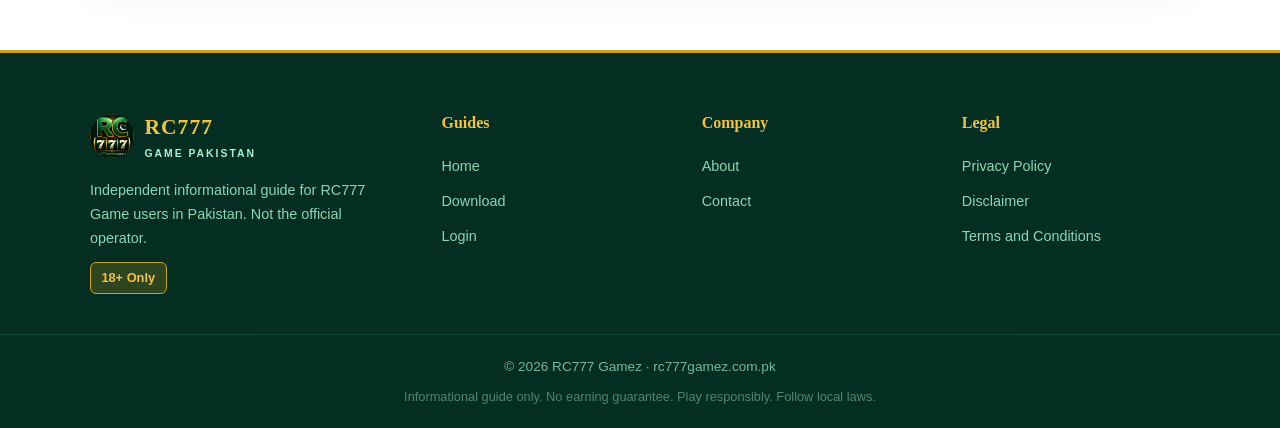
<file: login.html>
<!DOCTYPE html>
<html lang="en">
<head>
  <meta charset="UTF-8">
  <meta name="viewport" content="width=device-width, initial-scale=1.0">
  <title>RC777 Login | Complete Account Access and Registration Guide</title>
  <meta name="description" content="Use this RC777 Login guide to access your account, register safely, fix sign-in issues, and manage secure account access.">
  <link rel="canonical" href="https://rc777gamez.com.pk/login.html">
  <meta name="robots" content="index, follow">
  <meta name="author" content="RC777 Game">
  <meta property="og:type" content="website">
  <meta property="og:title" content="RC777 Login Process 2026 | Complete Account Access Guide">
  <meta property="og:description" content="Use this RC777 Login guide to access your account, register safely, fix sign-in issues, and manage secure account access.">
  <meta property="og:url" content="https://rc777gamez.com.pk/login.html">
  <meta property="og:site_name" content="RC777 Game">
  <meta property="og:image" content="https://rc777gamez.com.pk/assets/rc777-login.webp">
  <meta property="og:locale" content="en_PK">
  <meta name="twitter:card" content="summary_large_image">
  <meta name="twitter:title" content="RC777 Login | Account Access Guide">
  <meta name="twitter:description" content="Use this RC777 Login guide to access your account, register safely, fix sign-in issues, and manage secure account access.">
  <meta name="twitter:image" content="https://rc777gamez.com.pk/assets/rc777-login.webp">
 <link rel="icon" type="image/png" sizes="32x32" href="assets/favicon.png">
<link rel="apple-touch-icon" href="assets/favicon.png">
<link rel="shortcut icon" href="assets/favicon.png">
  <link rel="stylesheet" href="style.css">
  <script type="application/ld+json">
  {
    "@context": "https://schema.org",
    "@graph": [
      {
        "@type": "WebPage",
        "@id": "https://rc777gamez.com.pk/login.html#webpage",
        "url": "https://rc777gamez.com.pk/login.html",
        "name": "RC777 Login Process | Complete Account Access Guide",
        "description": "Use this RC777 Login guide to access your account, register safely, fix sign-in issues, and manage secure account access in 2026.",
        "isPartOf": { "@id": "https://rc777gamez.com.pk/#website" },
        "inLanguage": "en-PK"
      },
      {
        "@type": "FAQPage",
        "mainEntity": [
          {
            "@type": "Question",
            "name": "How do I complete RC777 Login?",
            "acceptedAnswer": {
              "@type": "Answer",
              "text": "Open the official access link, enter your registered mobile number or username with your password, and confirm any OTP if requested. Then you can enter the lobby."
            }
          },
          {
            "@type": "Question",
            "name": "How do I register for RC777 Game Login?",
            "acceptedAnswer": {
              "@type": "Answer",
              "text": "Choose Sign Up on the access page, enter a valid mobile number, create a strong password, verify the OTP, and complete any required profile fields before your first login."
            }
          },
          {
            "@type": "Question",
            "name": "What should I do if I forgot password?",
            "acceptedAnswer": {
              "@type": "Answer",
              "text": "Use the Forgot Password option on the login screen, verify your mobile number with OTP, and set a new password. Avoid reusing old or weak passwords."
            }
          },
          {
            "@type": "Question",
            "name": "Why is my Rc 777 Login failing?",
            "acceptedAnswer": {
              "@type": "Answer",
              "text": "Check for typos, confirm you are on the correct access page, ensure your internet is stable, and verify that Caps Lock is off. Reset the password if multiple attempts fail."
            }
          },
          {
            "@type": "Question",
            "name": "Is Logining into shared phones safe?",
            "acceptedAnswer": {
              "@type": "Answer",
              "text": "On shared devices, always log out after your session, never save passwords in public browsers, and avoid SMS OTP screens that others can see."
            }
          }
        ]
      }
    ]
  }
  </script>
</head>
<body>
  <header class="site-header">
    <div class="container header-inner">
      <a href="index.html" class="logo-link" aria-label="RC777 Gamez Home">
        <img src="assets/Rc777-Game-Logo.webp" alt="RC777" class="logo-img" width="44" height="44">
        <div class="logo-text">RC777<span>Game Pakistan</span></div>
      </a>
      <button class="nav-toggle" type="button" aria-label="Open menu" aria-expanded="false" aria-controls="main-nav">
        <span></span><span></span><span></span>
      </button>
      <nav class="main-nav" id="main-nav" aria-label="Main navigation">
        <a href="index.html">Home</a>
        <a href="download.html">Download</a>
        <a href="login.html" class="active">Login</a>
        <a href="about.html">About</a>
        <a href="contact.html">Contact</a>
        <a href="https://www.rc777.vip/?id=665419917" class="header-cta" rel="noopener noreferrer" target="_blank">Login</a>
      </nav>
    </div>
  </header>

  <main>
    <section class="hero hero-compact">
      <div class="container hero-grid">
        <div class="hero-content">
          <p class="breadcrumb"><a href="index.html">Home</a><span>/</span>Login</p>
          <span class="hero-badge">Account Access · Pakistan</span>
          <h1>RC777 Login and Registration – Complete Account Access and Sign In Guide</h1>
          <p class="hero-lead">Clear help for RC777 Game Login — registration, secure sign-in, password fixes, and tips for smooth account access.</p>
          <div class="btn-group">
            <a href="https://www.rc777.vip/?id=665419917" class="btn btn-primary" rel="noopener noreferrer" target="_blank">Login Now</a>
            <a href="download.html" class="btn btn-secondary">Need App First?</a>
          </div>
        </div>
        <div class="hero-banner">
          <img src="assets/rc777-login.webp" alt="RC777 Login" title="RC777 game Login" width="750" height="500" fetchpriority="high">
        </div>
      </div>
    </section>

    <section class="section section-alt">
      <div class="container">
        <div class="prose" style="margin: 0 auto;">
          <p>This page focuses only on <strong>RC777 Login</strong> and registration process. For a general overview of the platform, visit the <a href="index.html" class="inline-link">RC777 Game</a>. If you still need to install the Android app, see the <a href="download.html" class="inline-link">RC777 Game Download</a> guide, we keep APK details there so this page stays login-focused.</p>
          <p>The below guide covers complete registration, sign-in, password recovery, and safe habits for Pakistani users on mobile.</p>
          <div class="info-box">
            <h3>Have an account already?</h3>
            <p>Skip to the login steps and use the Login Now button. New users should complete registration first, then return here for everyday sign-in.</p>
          </div>
        </div>
      </div>
    </section>

    <section class="section" id="what-is-login">
      <div class="container">
        <div class="section-header">
          <h2>What is RC777 Login?</h2>
        </div>
        <div class="prose" style="margin: 0 auto;">
          <p><strong>RC777 Login</strong> is the sign-in process that opens your personal account — balance history, profile settings, and saved preferences. Without logging in, you are only browsing as a guest. With a successful <strong>RC777 Game Login</strong>, the platform knows who you are and can sync your session across app or browser access.</p>
          <p>Login is separate from downloading. You might install the app once, then sign in many times. That is why this guide does not walk through APK installation. It stays on credentials, OTPs, and account safety.</p>
          <p>Always open the official access link from this site. Fake login pages are a real risk. If a page asks for your password plus unusual payments or “verification fees,” stop immediately.</p>
        </div>
      </div>
    </section>

    <section class="section section-alt" id="registration">
      <div class="container">
        <div class="section-header">
          <h2>Registration Guide</h2>
          <p>Create your account before the first login</p>
        </div>
        <ol class="steps" style="max-width: 720px; margin: 0 auto;">
          <li>
            <strong>Open the official access page</strong>
            Tap Login Now on this page to reach the trusted destination.
          </li>
          <li>
            <strong>Choose Sign Up / Register</strong>
            Look for the registration option near the login form — wording may vary slightly.
          </li>
          <li>
            <strong>Enter your mobile number</strong>
            Use a number you control. You will need it for OTP verification and password recovery.
          </li>
          <li>
            <strong>Create a strong password</strong>
            Mix letters, numbers, and symbols. Avoid birthdays or “123456” style passwords.
          </li>
          <li>
            <strong>Verify the OTP</strong>
            Enter the code sent to your phone. Never share this code with anyone claiming to be support.
          </li>
          <li>
            <strong>Complete required fields</strong>
            Finish any profile prompts, accept the platform rules if shown, and confirm account creation.
          </li>
        </ol>
        <div class="info-box gold" style="max-width: 720px; margin: 1.5rem auto 0;">
          <h3>Age Requirement</h3>
          <p>Registration is for adults 18+ only. Do not create accounts for minors or share adult accounts with underage users.</p>
        </div>
      </div>
    </section>

    <section class="section" id="login-steps">
      <div class="container">
        <div class="section-header">
          <h2>RC777 Login Steps</h2>
          <p>Everyday sign-in in a few taps</p>
        </div>
        <ol class="steps" style="max-width: 720px; margin: 0 auto;">
          <li>
            <strong>Open the app or access link</strong>
            Launch the installed app, or open the official link from this page in your browser.
          </li>
          <li>
            <strong>Go to the login form</strong>
            Select Login / Sign In if you land on a welcome screen first.
          </li>
          <li>
            <strong>Enter your credentials</strong>
            Type your registered mobile number or username and your password carefully.
          </li>
          <li>
            <strong>Confirm OTP if asked</strong>
            Some sessions request a one-time code — enter it promptly before it expires.
          </li>
          <li>
            <strong>Enter the lobby</strong>
            After successful Login, you should see your account home / game lobby.
          </li>
        </ol>
        <div class="text-center mt-3">
          <a href="https://www.rc777.vip/?id=665419917" class="btn btn-primary" rel="noopener noreferrer" target="_blank">Open Login Page</a>
        </div>
      </div>
    </section>

    <section class="section section-alt" id="safe-access">
      <div class="container">
        <div class="section-header">
          <h2>How to Access Your Account Safely</h2>
          <p>Habits that protect Pakistani users</p>
        </div>
        <div class="cards">
          <article class="card">
            <h3>Use the official link</h3>
            <p>Bookmark this guide or the trusted access URL. Avoid typing similar-looking domains from memory after ads.</p>
          </article>
          <article class="card">
            <h3>Protect OTPs</h3>
            <p>Support will never need your SMS code to “unlock” a bonus. Anyone asking for OTP is trying to steal the account.</p>
          </article>
          <article class="card">
            <h3>Private network when possible</h3>
            <p>Prefer your own mobile data or home Wi‑Fi over open café networks when signing in.</p>
          </article>
          <article class="card">
            <h3>Log out on shared phones</h3>
            <p>End the session before handing the device to someone else. Do not leave the lobby open unattended.</p>
          </article>
        </div>
      </div>
    </section>

    <section class="section" id="password-fixes">
      <div class="container">
        <div class="section-header">
          <h2>Common Rc777 Game Login Issue and Fixes</h2>
          <p>Get back into your account without panic</p>
        </div>
        <div class="two-col">
          <div>
            <h3>Forgot password</h3>
            <ul class="steps" style="list-style: none; padding: 0;">
              <li style="padding-left: 1rem; border-left: 3px solid var(--gold); margin-bottom: 1rem;">
                <strong>Tap Forgot Password</strong> on the login screen.
              </li>
              <li style="padding-left: 1rem; border-left: 3px solid var(--gold); margin-bottom: 1rem;">
                <strong>Verify your mobile number</strong> with the OTP sent to you.
              </li>
              <li style="padding-left: 1rem; border-left: 3px solid var(--gold); margin-bottom: 1rem;">
                <strong>Set a new password</strong> you have not used on other sites.
              </li>
              <li style="padding-left: 1rem; border-left: 3px solid var(--gold); margin-bottom: 1rem;">
                <strong>Sign in again</strong> with the new credentials.
              </li>
            </ul>
          </div>
          <div>
            <h3>Other login problems</h3>
            <div class="cards" style="grid-template-columns: 1fr;">
              <article class="card">
                <h3>Wrong password loop</h3>
                <p>Reset instead of guessing repeatedly — too many failures can temporarily lock attempts.</p>
              </article>
              <article class="card">
                <h3>OTP not arriving</h3>
                <p>Check signal, wait for the timer, request a new code, and confirm your number is correct.</p>
              </article>
              <article class="card">
                <h3>Page not loading</h3>
                <p>Switch network, clear browser cache, or reopen through the app if installed.</p>
              </article>
            </div>
          </div>
        </div>
      </div>
    </section>

    <section class="section section-alt" id="smooth-tips">
      <div class="container">
        <div class="section-header">
          <h2>Tips for Smooth Account Access</h2>
          <p>Small habits that save time later</p>
        </div>
        <div class="prose" style="margin: 0 auto;">
          <ul>
            <li>Save your registered number in a secure note — you will need it for recovery.</li>
            <li>Update the app when prompted so login screens stay compatible.</li>
            <li>Do not reuse the same password across banking and gaming apps.</li>
            <li>If you change your SIM, update account contact details as soon as the platform allows.</li>
            <li>After login, review device sessions if the settings menu offers that option.</li>
            <li>Still installing? Use the <a href="download.html">download page</a> first, then return here to sign in.</li>
          </ul>
          <div class="info-box warning">
            <h3>No Profit Promise</h3>
            <p>Logging in does not create earnings. There is no fixed profit claim and no risk-free play. Manage your own payment decisions carefully.</p>
          </div>
        </div>
      </div>
    </section>

    <section class="section" id="faqs">
      <div class="container">
        <div class="section-header">
          <h2>Login FAQs</h2>
          <p>Account access questions only</p>
        </div>
        <div class="faq-list" style="max-width: 800px; margin: 0 auto;">
          <div class="faq-item">
            <button class="faq-question" type="button" aria-expanded="false">How do I complete RC777 Login?</button>
            <div class="faq-answer">Open the official access link, enter your registered mobile number or username with your password, and confirm any OTP if requested. Then you can enter the lobby.</div>
          </div>
          <div class="faq-item">
            <button class="faq-question" type="button" aria-expanded="false">How do I register for RC777 Game Login?</button>
            <div class="faq-answer">Choose Sign Up on the access page, enter a valid mobile number, create a strong password, verify the OTP, and complete any required profile fields before your first login.</div>
          </div>
          <div class="faq-item">
            <button class="faq-question" type="button" aria-expanded="false">What should I do if I forgot password?</button>
            <div class="faq-answer">Use the Forgot Password option on the login screen, verify your mobile number with OTP, and set a new password. Avoid reusing old or weak passwords.</div>
          </div>
          <div class="faq-item">
            <button class="faq-question" type="button" aria-expanded="false">Why is my Rc 777 Login failing?</button>
            <div class="faq-answer">Check for typos, confirm you are on the correct access page, ensure your internet is stable, and verify that Caps Lock is off. Reset the password if multiple attempts fail.</div>
          </div>
          <div class="faq-item">
            <button class="faq-question" type="button" aria-expanded="false">Is RC777 Login safe on shared phones?</button>
            <div class="faq-answer">On shared devices, always log out after your session, never save passwords in public browsers, and avoid SMS OTP screens that others can see.</div>
          </div>
          <div class="faq-item">
            <button class="faq-question" type="button" aria-expanded="false">Can I stay logged in all the time?</button>
            <div class="faq-answer">Some devices keep a session active, but it is safer to log out on shared phones. On a private device, follow whatever security options you are comfortable with.</div>
          </div>
        </div>
      </div>
    </section>

    <section class="section section-alt">
      <div class="container">
        <div class="cta-box">
          <h2>Sign In to New Account</h2>
          <p>Use the trusted access link to register or log in. For app installation help, visit the download guide first.</p>
          <div class="btn-group">
            <a href="https://www.rc777.vip/?id=665419917" class="btn btn-primary" rel="noopener noreferrer" target="_blank">Login Now</a>
            <a href="download.html" class="btn btn-secondary">Download Guide</a>
            <a href="index.html" class="btn btn-secondary">RC777 Game Homepage</a>
          </div>
        </div>
      </div>
    </section>
  </main>

  <footer class="site-footer">
    <div class="container footer-grid">
      <div class="footer-brand">
        <a href="index.html" class="logo-link">
          <img src="assets/Rc777-Game-Logo.webp" alt="RC777" class="logo-img" width="44" height="44" loading="lazy">
          <div class="logo-text">RC777<span>Game Pakistan</span></div>
        </a>
        <p>Independent informational guide for RC777 Game users in Pakistan. Not the official operator.</p>
        <span class="age-badge">18+ Only</span>
      </div>
      <div class="footer-col">
        <h4>Guides</h4>
        <ul>
          <li><a href="index.html">Home</a></li>
          <li><a href="download.html">Download</a></li>
          <li><a href="login.html">Login</a></li>
        </ul>
      </div>
      <div class="footer-col">
        <h4>Company</h4>
        <ul>
          <li><a href="about.html">About</a></li>
          <li><a href="contact.html">Contact</a></li>
        </ul>
      </div>
      <div class="footer-col">
        <h4>Legal</h4>
        <ul>
          <li><a href="privacy-policy.html">Privacy Policy</a></li>
          <li><a href="disclaimer.html">Disclaimer</a></li>
          <li><a href="terms-and-conditions.html">Terms and Conditions</a></li>
        </ul>
      </div>
    </div>
    <div class="footer-bottom">
      <div class="container">
        <p>&copy; 2026 RC777 Gamez · rc777gamez.com.pk</p>
        <p class="footer-disclaimer">Informational guide only. No earning guarantee. Play responsibly. Follow local laws.</p>
      </div>
    </div>
  </footer>

  <a href="#" class="back-to-top" aria-label="Back to top">↑</a>
  <script src="script.js" defer></script>
</body>
</html>
</file>
<file: style.css>
/* ========================================
   RC777 Gamez – Premium Pakistani Guide
   Kadence-inspired clean theme
   ======================================== */

:root {
  --green-dark: #052e22;
  --green-deep: #064e3b;
  --green-mid: #0a4d3a;
  --green-emerald: #059669;
  --green-bright: #10b981;
  --green-soft: #34d399;
  --green-mint: #a7f3d0;
  --green-pale: #d1fae5;
  --gold: #d4a017;
  --gold-light: #f0c14b;
  --gold-pale: #f5d78e;
  --gold-dark: #b8860b;
  --white: #ffffff;
  --off-white: #f8faf9;
  --text: #1a2e28;
  --text-muted: #4a635a;
  --text-light: #6b7f76;
  --border: #d4e5dc;
  --card-bg: #ffffff;
  --section-dark: #0a3d2e;
  --shadow-sm: 0 2px 8px rgba(5, 46, 34, 0.06);
  --shadow-md: 0 8px 24px rgba(5, 46, 34, 0.1);
  --shadow-lg: 0 16px 48px rgba(5, 46, 34, 0.14);
  --radius: 12px;
  --radius-lg: 16px;
  --radius-xl: 24px;
  --header-h: 72px;
  --max-w: 1140px;
  --font: "Segoe UI", "Helvetica Neue", Arial, sans-serif;
  --font-display: Georgia, "Times New Roman", "Palatino Linotype", serif;
  --transition: 0.25s ease;
}

*, *::before, *::after { box-sizing: border-box; margin: 0; padding: 0; }

html {
  scroll-behavior: smooth;
  font-size: 16px;
  -webkit-text-size-adjust: 100%;
}

body {
  font-family: var(--font);
  color: var(--text);
  background: var(--off-white);
  line-height: 1.7;
  min-height: 100vh;
  overflow-x: hidden;
}

img { max-width: 100%; height: auto; display: block; }
a { color: var(--green-emerald); text-decoration: none; transition: color var(--transition); }
a:hover { color: var(--gold-dark); }
ul, ol { padding-left: 1.25rem; }
li { margin-bottom: 0.4rem; }

.container {
  width: 100%;
  max-width: var(--max-w);
  margin: 0 auto;
  padding: 0 1.25rem;
}

/* ========== HEADER ========== */
.site-header {
  position: sticky;
  top: 0;
  z-index: 1000;
  background: var(--green-dark);
  border-bottom: 2px solid var(--gold);
  box-shadow: 0 2px 16px rgba(0,0,0,0.2);
}

.header-inner {
  display: flex;
  align-items: center;
  justify-content: space-between;
  height: var(--header-h);
  gap: 1rem;
}

.logo-link {
  display: flex;
  align-items: center;
  gap: 0.65rem;
  color: var(--white);
  text-decoration: none;
  flex-shrink: 0;
}

.logo-link:hover { color: var(--gold-light); }

.logo-img {
  width: 44px;
  height: 44px;
  border-radius: 50%;
}

.logo-text {
  font-family: var(--font-display);
  font-size: 1.35rem;
  font-weight: 700;
  letter-spacing: 1px;
  color: var(--gold-light);
}

.logo-text span {
  display: block;
  font-family: var(--font);
  font-size: 0.65rem;
  font-weight: 600;
  letter-spacing: 2px;
  color: var(--green-mint);
  text-transform: uppercase;
}

.nav-toggle {
  display: none;
  background: transparent;
  border: 2px solid var(--gold);
  border-radius: 8px;
  width: 44px;
  height: 44px;
  cursor: pointer;
  flex-direction: column;
  align-items: center;
  justify-content: center;
  gap: 5px;
  padding: 0;
}

.nav-toggle span {
  display: block;
  width: 20px;
  height: 2px;
  background: var(--gold-light);
  transition: var(--transition);
}

.nav-toggle[aria-expanded="true"] span:nth-child(1) {
  transform: translateY(7px) rotate(45deg);
}
.nav-toggle[aria-expanded="true"] span:nth-child(2) { opacity: 0; }
.nav-toggle[aria-expanded="true"] span:nth-child(3) {
  transform: translateY(-7px) rotate(-45deg);
}

.main-nav { display: flex; align-items: center; gap: 0.25rem; }

.main-nav a {
  color: var(--green-mint);
  font-size: 0.9rem;
  font-weight: 600;
  padding: 0.5rem 0.85rem;
  border-radius: 8px;
  transition: var(--transition);
}

.main-nav a:hover,
.main-nav a.active {
  color: var(--gold-light);
  background: rgba(212, 160, 23, 0.12);
}

.header-cta {
  display: inline-flex;
  align-items: center;
  gap: 0.5rem;
  background: linear-gradient(135deg, var(--gold), var(--gold-dark));
  color: var(--green-dark) !important;
  font-weight: 700;
  font-size: 0.85rem;
  padding: 0.55rem 1.1rem !important;
  border-radius: 50px;
  margin-left: 0.5rem;
}

.header-cta:hover {
  background: linear-gradient(135deg, var(--gold-light), var(--gold));
  color: var(--green-dark) !important;
}

/* ========== BUTTONS ========== */
.btn {
  display: inline-flex;
  align-items: center;
  justify-content: center;
  gap: 0.5rem;
  font-family: var(--font);
  font-weight: 700;
  font-size: 0.95rem;
  padding: 0.85rem 1.75rem;
  border-radius: 50px;
  border: 2px solid transparent;
  cursor: pointer;
  text-decoration: none;
  transition: all var(--transition);
  line-height: 1.3;
}

.btn-primary {
  background: linear-gradient(135deg, var(--gold-light), var(--gold), var(--gold-dark));
  color: var(--green-dark);
  box-shadow: 0 4px 16px rgba(212, 160, 23, 0.35);
}

.btn-primary:hover {
  transform: translateY(-2px);
  box-shadow: 0 6px 24px rgba(212, 160, 23, 0.45);
  color: var(--green-dark);
}

.btn-secondary {
  background: transparent;
  color: var(--white);
  border-color: var(--gold);
}

.btn-secondary:hover {
  background: rgba(212, 160, 23, 0.15);
  color: var(--gold-light);
}

.btn-outline {
  background: transparent;
  color: var(--green-deep);
  border-color: var(--green-emerald);
}

.btn-outline:hover {
  background: var(--green-deep);
  color: var(--white);
}

.btn-group {
  display: flex;
  flex-wrap: wrap;
  gap: 0.85rem;
  margin-top: 1.5rem;
}

/* ========== HERO ========== */
.hero {
  background: linear-gradient(160deg, var(--green-dark) 0%, var(--green-mid) 50%, var(--green-deep) 100%);
  color: var(--white);
  padding: 3.5rem 0 4rem;
  position: relative;
  overflow: hidden;
}

.hero::before {
  content: "";
  position: absolute;
  top: -20%;
  right: -10%;
  width: 500px;
  height: 500px;
  background: radial-gradient(circle, rgba(52, 211, 153, 0.12) 0%, transparent 70%);
  pointer-events: none;
}

.hero::after {
  content: "";
  position: absolute;
  bottom: 0;
  left: 0;
  right: 0;
  height: 4px;
  background: linear-gradient(90deg, var(--gold-dark), var(--gold-light), var(--gold-dark));
}

.hero-grid {
  display: grid;
  grid-template-columns: 1fr 1fr;
  gap: 3rem;
  align-items: center;
  position: relative;
  z-index: 1;
}

.hero-badge {
  display: inline-block;
  background: rgba(212, 160, 23, 0.15);
  border: 1px solid var(--gold);
  color: var(--gold-light);
  font-size: 0.75rem;
  font-weight: 700;
  letter-spacing: 2px;
  text-transform: uppercase;
  padding: 0.4rem 1rem;
  border-radius: 50px;
  margin-bottom: 1.25rem;
}

.hero h1 {
  font-family: var(--font-display);
  font-size: clamp(1.6rem, 3.5vw, 2.35rem);
  font-weight: 700;
  line-height: 1.3;
  color: var(--white);
  margin-bottom: 1rem;
}

.hero h1 .gold { color: var(--gold-light); }

.hero-lead {
  font-size: 1.05rem;
  color: var(--green-mint);
  line-height: 1.7;
  margin-bottom: 0.5rem;
  max-width: 540px;
}

.hero-banner {
  display: flex;
  justify-content: center;
}

.hero-banner img {
  width: 100%;
  max-width: 340px;
  height: auto;
  border-radius: var(--radius-lg);
  box-shadow: var(--shadow-lg);
  border: 2px solid rgba(212, 160, 23, 0.4);
}

.hero-compact {
  padding: 2.5rem 0 3rem;
}

.hero-compact .hero-grid {
  grid-template-columns: 1.2fr 0.8fr;
  gap: 2rem;
}

.hero-compact h1 {
  font-size: clamp(1.45rem, 3vw, 2rem);
}

/* ========== SECTIONS ========== */
.section {
  padding: 3.5rem 0;
}

.section-alt {
  background: var(--white);
}

.section-dark {
  background: var(--section-dark);
  color: var(--white);
}

.section-dark h2,
.section-dark h3 { color: var(--gold-light); }

.section-dark p,
.section-dark li { color: var(--green-mint); }

.section-header {
  text-align: center;
  max-width: 700px;
  margin: 0 auto 2.5rem;
}

.section-header h2 {
  margin-bottom: 0.75rem;
}

.section-header p {
  color: var(--text-muted);
  font-size: 1.05rem;
}

h2 {
  font-family: var(--font-display);
  font-size: clamp(1.4rem, 2.5vw, 1.85rem);
  font-weight: 700;
  color: var(--green-dark);
  line-height: 1.35;
  margin-bottom: 1rem;
}

h3 {
  font-family: var(--font-display);
  font-size: 1.2rem;
  font-weight: 700;
  color: var(--green-deep);
  margin: 1.5rem 0 0.75rem;
}

.prose {
  max-width: 780px;
}

.prose p {
  margin-bottom: 1.15rem;
  color: var(--text);
  font-size: 1.02rem;
}

.prose p:last-child { margin-bottom: 0; }

.content-grid {
  display: grid;
  grid-template-columns: 1fr;
  gap: 2rem;
}

.content-with-aside {
  display: grid;
  grid-template-columns: 1fr;
  gap: 2.5rem;
  align-items: start;
}

/* ========== CARDS ========== */
.cards {
  display: grid;
  grid-template-columns: repeat(auto-fit, minmax(260px, 1fr));
  gap: 1.5rem;
}

.card {
  background: var(--card-bg);
  border: 1px solid var(--border);
  border-radius: var(--radius-lg);
  padding: 1.75rem;
  box-shadow: var(--shadow-sm);
  transition: transform var(--transition), box-shadow var(--transition);
}

.card:hover {
  transform: translateY(-4px);
  box-shadow: var(--shadow-md);
}

.card-icon {
  width: 48px;
  height: 48px;
  border-radius: 12px;
  background: linear-gradient(135deg, var(--green-deep), var(--green-emerald));
  display: flex;
  align-items: center;
  justify-content: center;
  margin-bottom: 1rem;
  font-size: 1.35rem;
  color: var(--gold-light);
}

.card h3 {
  margin-top: 0;
  margin-bottom: 0.6rem;
  font-size: 1.1rem;
  color: var(--green-dark);
}

.card p {
  color: var(--text-muted);
  font-size: 0.95rem;
  margin: 0;
  line-height: 1.65;
}

.feature-card {
  border-top: 3px solid var(--gold);
}

.category-card {
  text-align: center;
  padding: 1.5rem 1.25rem;
}

.category-card .card-icon {
  margin-left: auto;
  margin-right: auto;
}

/* ========== INFO BOX ========== */
.info-box {
  background: linear-gradient(135deg, #ecfdf5, #f0fdf4);
  border: 1px solid var(--green-soft);
  border-left: 4px solid var(--green-emerald);
  border-radius: var(--radius);
  padding: 1.25rem 1.5rem;
  margin: 1.75rem 0;
}

.info-box.gold {
  background: linear-gradient(135deg, #fffbeb, #fef9e7);
  border-color: var(--gold-pale);
  border-left-color: var(--gold);
}

.info-box.warning {
  background: linear-gradient(135deg, #fef3c7, #fffbeb);
  border-color: #fbbf24;
  border-left-color: #d97706;
}

.info-box h3 {
  margin-top: 0;
  margin-bottom: 0.5rem;
  font-size: 1.05rem;
  color: var(--green-dark);
}

.info-box p {
  margin: 0;
  color: var(--text-muted);
  font-size: 0.95rem;
}

.info-box a { font-weight: 600; }

/* ========== TABLES ========== */
.table-wrap {
  overflow-x: auto;
  margin: 1.5rem 0;
  border-radius: var(--radius);
  border: 1px solid var(--border);
  box-shadow: var(--shadow-sm);
}

table {
  width: 100%;
  border-collapse: collapse;
  background: var(--white);
  font-size: 0.95rem;
}

thead {
  background: var(--green-dark);
  color: var(--gold-light);
}

th {
  padding: 0.9rem 1.1rem;
  text-align: left;
  font-weight: 700;
  font-size: 0.9rem;
}

td {
  padding: 0.85rem 1.1rem;
  border-bottom: 1px solid var(--border);
  color: var(--text);
}

tbody tr:last-child td { border-bottom: none; }
tbody tr:nth-child(even) { background: #f0fdf4; }
tbody tr:hover { background: #d1fae5; }

/* ========== PROS CONS ========== */
.pros-cons {
  display: grid;
  grid-template-columns: 1fr 1fr;
  gap: 1.5rem;
}

.pros-box, .cons-box {
  border-radius: var(--radius-lg);
  padding: 1.5rem;
  border: 1px solid var(--border);
}

.pros-box {
  background: #ecfdf5;
  border-color: var(--green-soft);
}

.cons-box {
  background: #fff7ed;
  border-color: #fdba74;
}

.pros-box h3 { color: var(--green-deep); margin-top: 0; }
.cons-box h3 { color: #c2410c; margin-top: 0; }

.pros-box ul, .cons-box ul {
  list-style: none;
  padding: 0;
  margin: 0;
}

.pros-box li, .cons-box li {
  padding: 0.4rem 0 0.4rem 1.5rem;
  position: relative;
  font-size: 0.95rem;
  color: var(--text);
}

.pros-box li::before {
  content: "✓";
  position: absolute;
  left: 0;
  color: var(--green-emerald);
  font-weight: 700;
}

.cons-box li::before {
  content: "–";
  position: absolute;
  left: 0;
  color: #ea580c;
  font-weight: 700;
}

/* ========== STEPS ========== */
.steps {
  list-style: none;
  padding: 0;
  counter-reset: step;
  margin: 1.5rem 0;
}

.steps li {
  counter-increment: step;
  position: relative;
  padding: 1.15rem 1.15rem 1.15rem 4rem;
  background: var(--white);
  border: 1px solid var(--border);
  border-radius: var(--radius);
  margin-bottom: 0.85rem;
  box-shadow: var(--shadow-sm);
}

.steps li::before {
  content: counter(step);
  position: absolute;
  left: 1rem;
  top: 50%;
  transform: translateY(-50%);
  width: 32px;
  height: 32px;
  background: linear-gradient(135deg, var(--green-deep), var(--green-emerald));
  color: var(--gold-light);
  border-radius: 50%;
  display: flex;
  align-items: center;
  justify-content: center;
  font-weight: 700;
  font-size: 0.9rem;
}

.steps li strong {
  display: block;
  color: var(--green-dark);
  margin-bottom: 0.25rem;
}

/* ========== FAQ ========== */
.faq-list { margin: 1.5rem 0; }

.faq-item {
  background: var(--white);
  border: 1px solid var(--border);
  border-radius: var(--radius);
  margin-bottom: 0.75rem;
  overflow: hidden;
  box-shadow: var(--shadow-sm);
}

.faq-question {
  width: 100%;
  display: flex;
  align-items: center;
  justify-content: space-between;
  gap: 1rem;
  background: transparent;
  border: none;
  padding: 1.1rem 1.25rem;
  font-family: var(--font);
  font-size: 1rem;
  font-weight: 650;
  color: var(--green-dark);
  text-align: left;
  cursor: pointer;
  transition: background var(--transition);
}

.faq-question:hover { background: #f0fdf4; }

.faq-question::after {
  content: "+";
  flex-shrink: 0;
  width: 28px;
  height: 28px;
  border-radius: 50%;
  background: var(--green-deep);
  color: var(--gold-light);
  display: flex;
  align-items: center;
  justify-content: center;
  font-size: 1.2rem;
  font-weight: 700;
  line-height: 1;
  transition: transform var(--transition);
}

.faq-item.active .faq-question::after {
  content: "−";
  background: var(--gold);
  color: var(--green-dark);
}

.faq-answer {
  display: none;
  padding: 0 1.25rem 1.15rem;
  color: var(--text-muted);
  font-size: 0.95rem;
  line-height: 1.7;
}

.faq-item.active .faq-answer { display: block; }

/* ========== CTA BOX ========== */
.cta-box {
  background: linear-gradient(135deg, var(--green-dark), var(--green-mid));
  border-radius: var(--radius-xl);
  padding: 2.5rem 2rem;
  text-align: center;
  border: 2px solid var(--gold);
  box-shadow: var(--shadow-lg);
  margin: 2rem 0;
}

.cta-box h2,
.cta-box h3 {
  color: var(--gold-light);
  margin-top: 0;
  margin-bottom: 0.75rem;
}

.cta-box p {
  color: var(--green-mint);
  max-width: 560px;
  margin: 0 auto 1.5rem;
}

.cta-box .btn-group {
  justify-content: center;
}

/* ========== REVIEW BOX ========== */
.review-box {
  background: var(--white);
  border: 1px solid var(--border);
  border-radius: var(--radius-lg);
  padding: 2rem;
  box-shadow: var(--shadow-md);
  position: relative;
}

.review-box::before {
  content: """;
  font-family: var(--font-display);
  font-size: 5rem;
  color: var(--gold);
  opacity: 0.3;
  position: absolute;
  top: 0.5rem;
  left: 1.25rem;
  line-height: 1;
}

.review-meta {
  display: flex;
  align-items: center;
  gap: 0.75rem;
  margin-top: 1.5rem;
  padding-top: 1.25rem;
  border-top: 1px solid var(--border);
}

.review-stars { color: var(--gold); letter-spacing: 2px; font-size: 1.1rem; }

.review-label {
  font-size: 0.85rem;
  color: var(--text-muted);
  font-weight: 600;
}

/* ========== FORM ========== */
.contact-form {
  background: var(--white);
  border: 1px solid var(--border);
  border-radius: var(--radius-lg);
  padding: 2rem;
  box-shadow: var(--shadow-sm);
}

.form-group {
  margin-bottom: 1.25rem;
}

.form-group label {
  display: block;
  font-weight: 650;
  color: var(--green-dark);
  margin-bottom: 0.4rem;
  font-size: 0.9rem;
}

.form-group input,
.form-group textarea,
.form-group select {
  width: 100%;
  padding: 0.8rem 1rem;
  border: 1.5px solid var(--border);
  border-radius: 8px;
  font-family: var(--font);
  font-size: 1rem;
  color: var(--text);
  background: var(--off-white);
  transition: border-color var(--transition);
}

.form-group input:focus,
.form-group textarea:focus {
  outline: none;
  border-color: var(--green-emerald);
  background: var(--white);
}

.form-group textarea { min-height: 140px; resize: vertical; }

.form-note {
  font-size: 0.85rem;
  color: var(--text-light);
  margin-top: 1rem;
}

/* ========== LEGAL ========== */
.legal-content {
  background: var(--white);
  border: 1px solid var(--border);
  border-radius: var(--radius-lg);
  padding: 2.5rem 2rem;
  box-shadow: var(--shadow-sm);
  max-width: 860px;
  margin: 0 auto;
}

.legal-content h2 {
  font-size: 1.35rem;
  margin-top: 2rem;
  padding-top: 1.5rem;
  border-top: 1px solid var(--border);
}

.legal-content h2:first-of-type {
  margin-top: 0;
  padding-top: 0;
  border-top: none;
}

.legal-content p,
.legal-content li {
  color: var(--text-muted);
  margin-bottom: 0.85rem;
}

.legal-updated {
  font-size: 0.9rem;
  color: var(--text-light);
  margin-bottom: 1.5rem;
}

/* ========== FOOTER ========== */
.site-footer {
  background: var(--green-dark);
  color: var(--green-mint);
  padding: 3.5rem 0 0;
  border-top: 3px solid var(--gold);
}

.footer-grid {
  display: grid;
  grid-template-columns: 1.4fr 1fr 1fr 1fr;
  gap: 2rem;
  padding-bottom: 2.5rem;
}

.footer-brand .logo-link { margin-bottom: 1rem; }

.footer-brand p {
  font-size: 0.9rem;
  line-height: 1.65;
  color: var(--green-mint);
  opacity: 0.85;
  max-width: 280px;
}

.footer-col h4 {
  font-family: var(--font-display);
  color: var(--gold-light);
  font-size: 1rem;
  margin-bottom: 1rem;
}

.footer-col ul {
  list-style: none;
  padding: 0;
}

.footer-col li { margin-bottom: 0.5rem; }

.footer-col a {
  color: var(--green-mint);
  font-size: 0.9rem;
  opacity: 0.85;
}

.footer-col a:hover {
  color: var(--gold-light);
  opacity: 1;
}

.footer-bottom {
  border-top: 1px solid rgba(52, 211, 153, 0.2);
  padding: 1.25rem 0;
  text-align: center;
  font-size: 0.85rem;
  color: var(--green-mint);
  opacity: 0.7;
}

.footer-disclaimer {
  font-size: 0.8rem;
  opacity: 0.65;
  margin-top: 0.5rem;
  max-width: 700px;
  margin-left: auto;
  margin-right: auto;
}

.age-badge {
  display: inline-block;
  background: rgba(212, 160, 23, 0.2);
  border: 1px solid var(--gold);
  color: var(--gold-light);
  font-weight: 700;
  font-size: 0.8rem;
  padding: 0.25rem 0.65rem;
  border-radius: 6px;
  margin-top: 0.75rem;
}

/* ========== BACK TO TOP ========== */
.back-to-top {
  position: fixed;
  bottom: 1.5rem;
  right: 1.5rem;
  width: 44px;
  height: 44px;
  background: var(--green-deep);
  color: var(--gold-light);
  border: 2px solid var(--gold);
  border-radius: 50%;
  display: none;
  align-items: center;
  justify-content: center;
  font-size: 1.25rem;
  cursor: pointer;
  z-index: 900;
  box-shadow: var(--shadow-md);
  transition: var(--transition);
  text-decoration: none;
}

.back-to-top.visible { display: flex; }
.back-to-top:hover {
  background: var(--gold);
  color: var(--green-dark);
}

/* ========== UTILITIES ========== */
.text-center { text-align: center; }
.mt-1 { margin-top: 0.5rem; }
.mt-2 { margin-top: 1rem; }
.mt-3 { margin-top: 1.5rem; }
.mb-2 { margin-bottom: 1rem; }
.mb-3 { margin-bottom: 1.5rem; }
.sr-only {
  position: absolute;
  width: 1px;
  height: 1px;
  padding: 0;
  margin: -1px;
  overflow: hidden;
  clip: rect(0,0,0,0);
  border: 0;
}

.two-col {
  display: grid;
  grid-template-columns: 1fr 1fr;
  gap: 2rem;
  align-items: start;
}

.breadcrumb {
  font-size: 0.85rem;
  color: var(--green-mint);
  margin-bottom: 1rem;
  opacity: 0.8;
}

.breadcrumb a { color: var(--gold-light); }
.breadcrumb span { margin: 0 0.4rem; opacity: 0.5; }

.inline-link {
  font-weight: 650;
  text-decoration: underline;
  text-underline-offset: 2px;
}

/* ========== RESPONSIVE ========== */
@media (max-width: 960px) {
  .hero-grid,
  .hero-compact .hero-grid {
    grid-template-columns: 1fr;
    gap: 2rem;
    text-align: center;
  }

  .hero-lead { margin-left: auto; margin-right: auto; }
  .btn-group { justify-content: center; }
  .hero-banner img { max-width: 280px; margin: 0 auto; }

  .footer-grid {
    grid-template-columns: 1fr 1fr;
    gap: 1.75rem;
  }

  .two-col { grid-template-columns: 1fr; }
}

@media (max-width: 768px) {
  :root { --header-h: 64px; }

  .nav-toggle { display: flex; }

  .main-nav {
    display: none;
    position: absolute;
    top: var(--header-h);
    left: 0;
    right: 0;
    background: var(--green-dark);
    flex-direction: column;
    padding: 1rem;
    border-bottom: 2px solid var(--gold);
    box-shadow: var(--shadow-lg);
    gap: 0.25rem;
  }

  .main-nav.open { display: flex; }

  .main-nav a {
    width: 100%;
    padding: 0.85rem 1rem;
    text-align: left;
  }

  .header-cta {
    margin-left: 0;
    margin-top: 0.5rem;
    justify-content: center;
  }

  .pros-cons { grid-template-columns: 1fr; }

  .footer-grid { grid-template-columns: 1fr; }

  .section { padding: 2.5rem 0; }

  .legal-content { padding: 1.75rem 1.25rem; }

  .cta-box { padding: 2rem 1.25rem; }
}

@media (max-width: 480px) {
  .hero { padding: 2.5rem 0 3rem; }
  .btn { padding: 0.75rem 1.35rem; font-size: 0.9rem; }
  .cards { grid-template-columns: 1fr; }
  .logo-text { font-size: 1.15rem; }
}

/* Print */
@media print {
  .site-header, .back-to-top, .nav-toggle { display: none; }
  body { background: white; color: black; }
}
</file>
